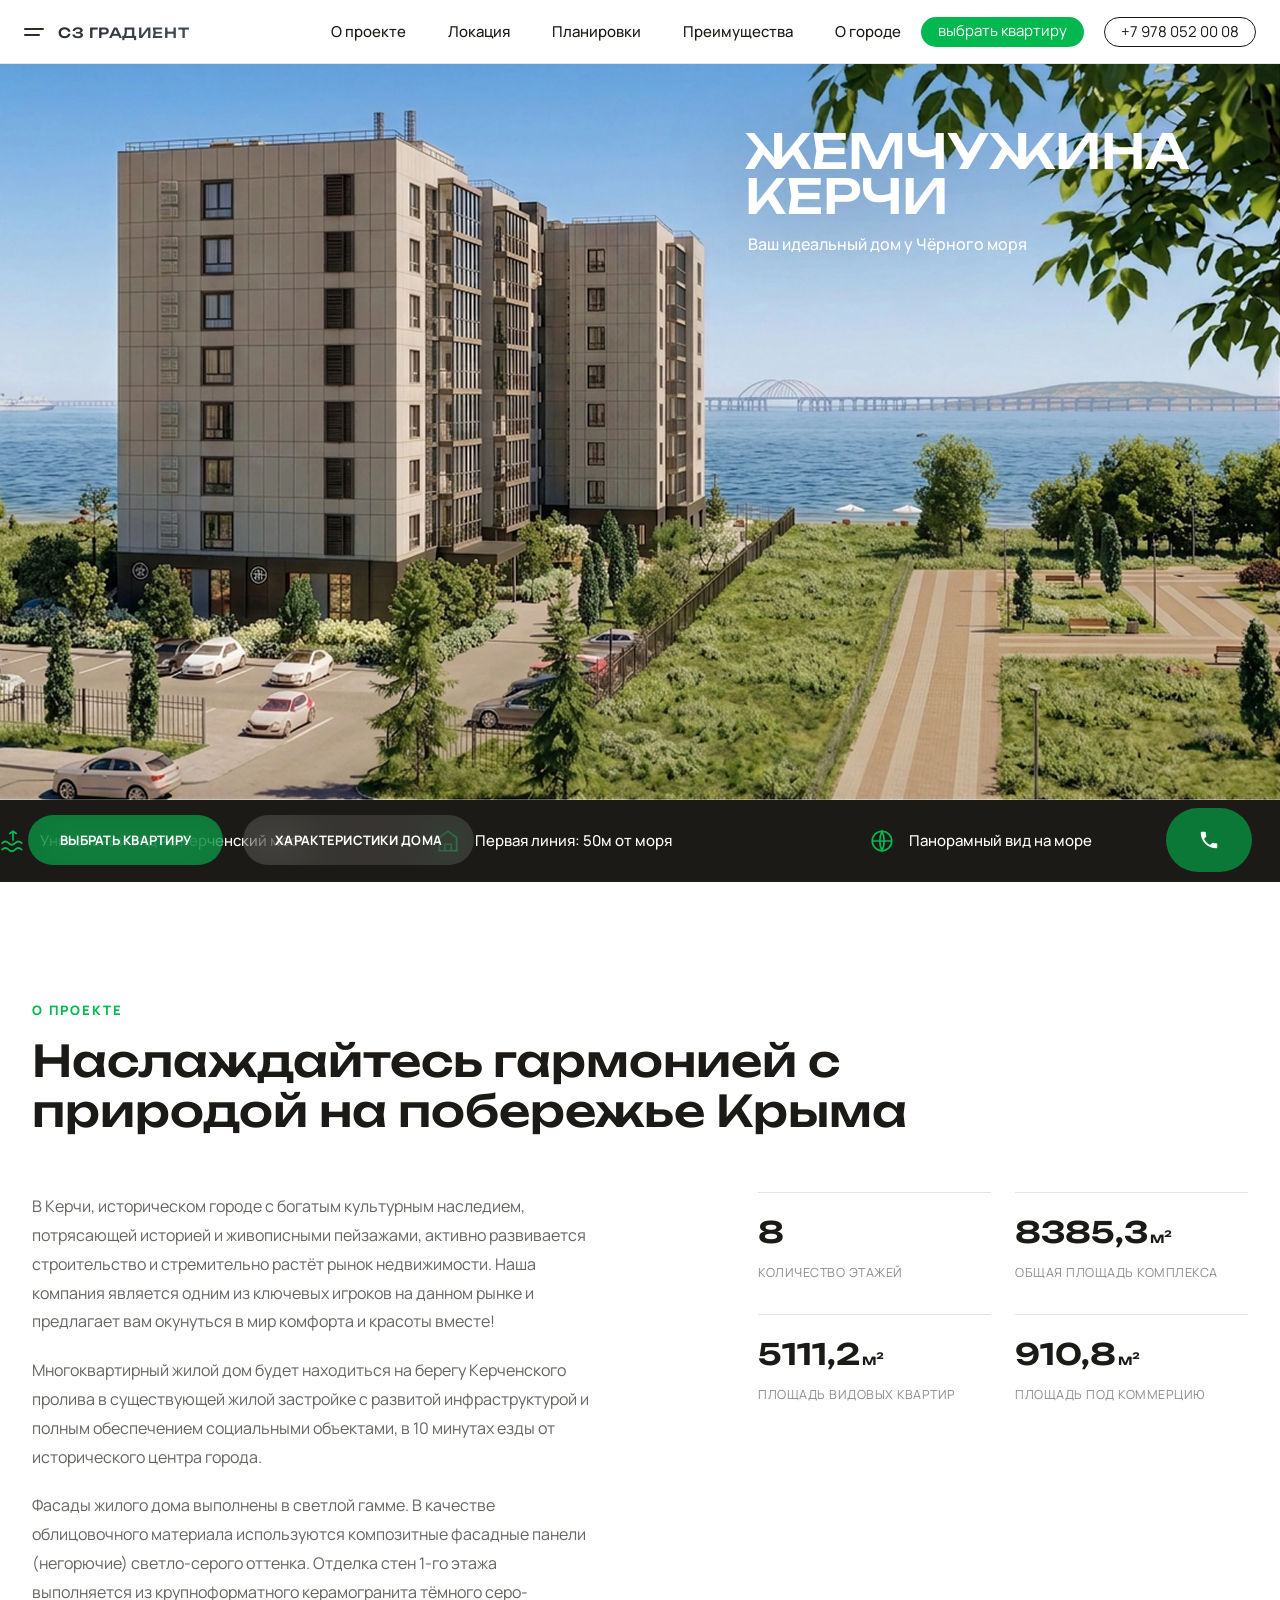
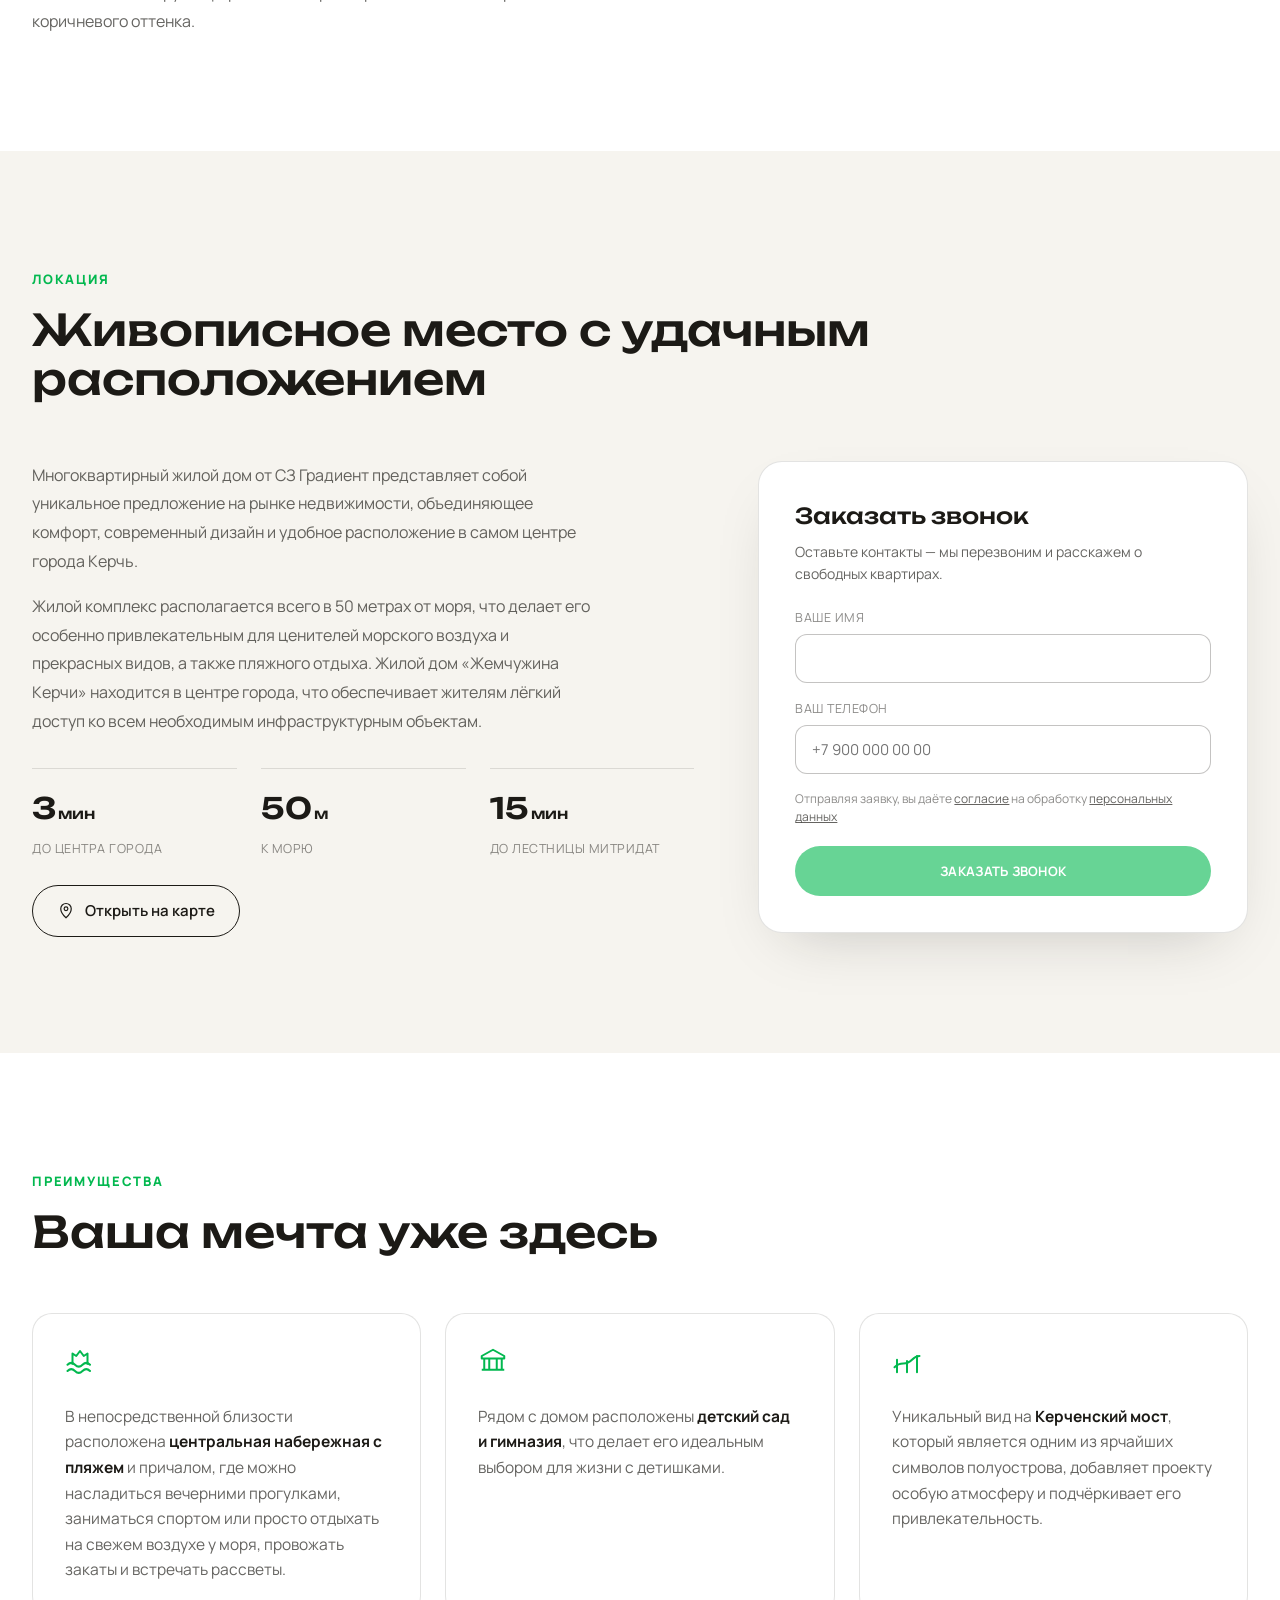
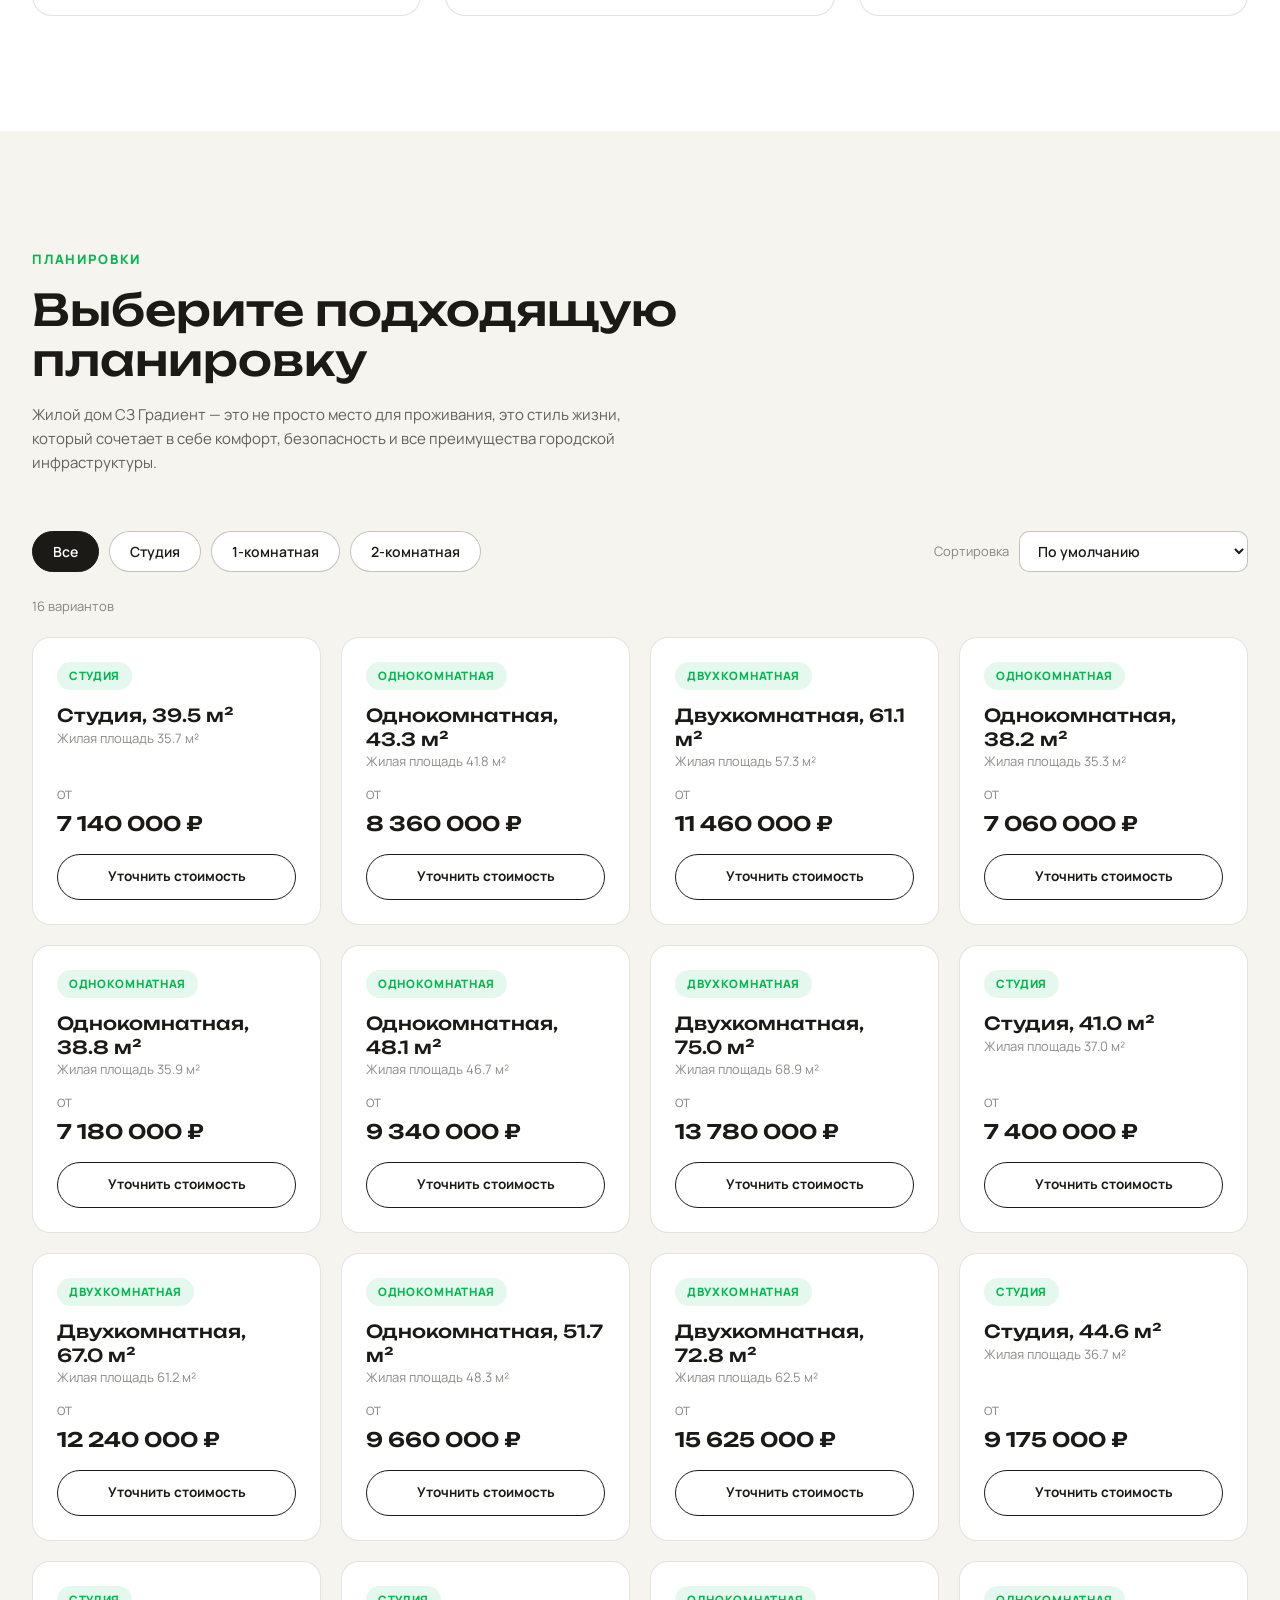
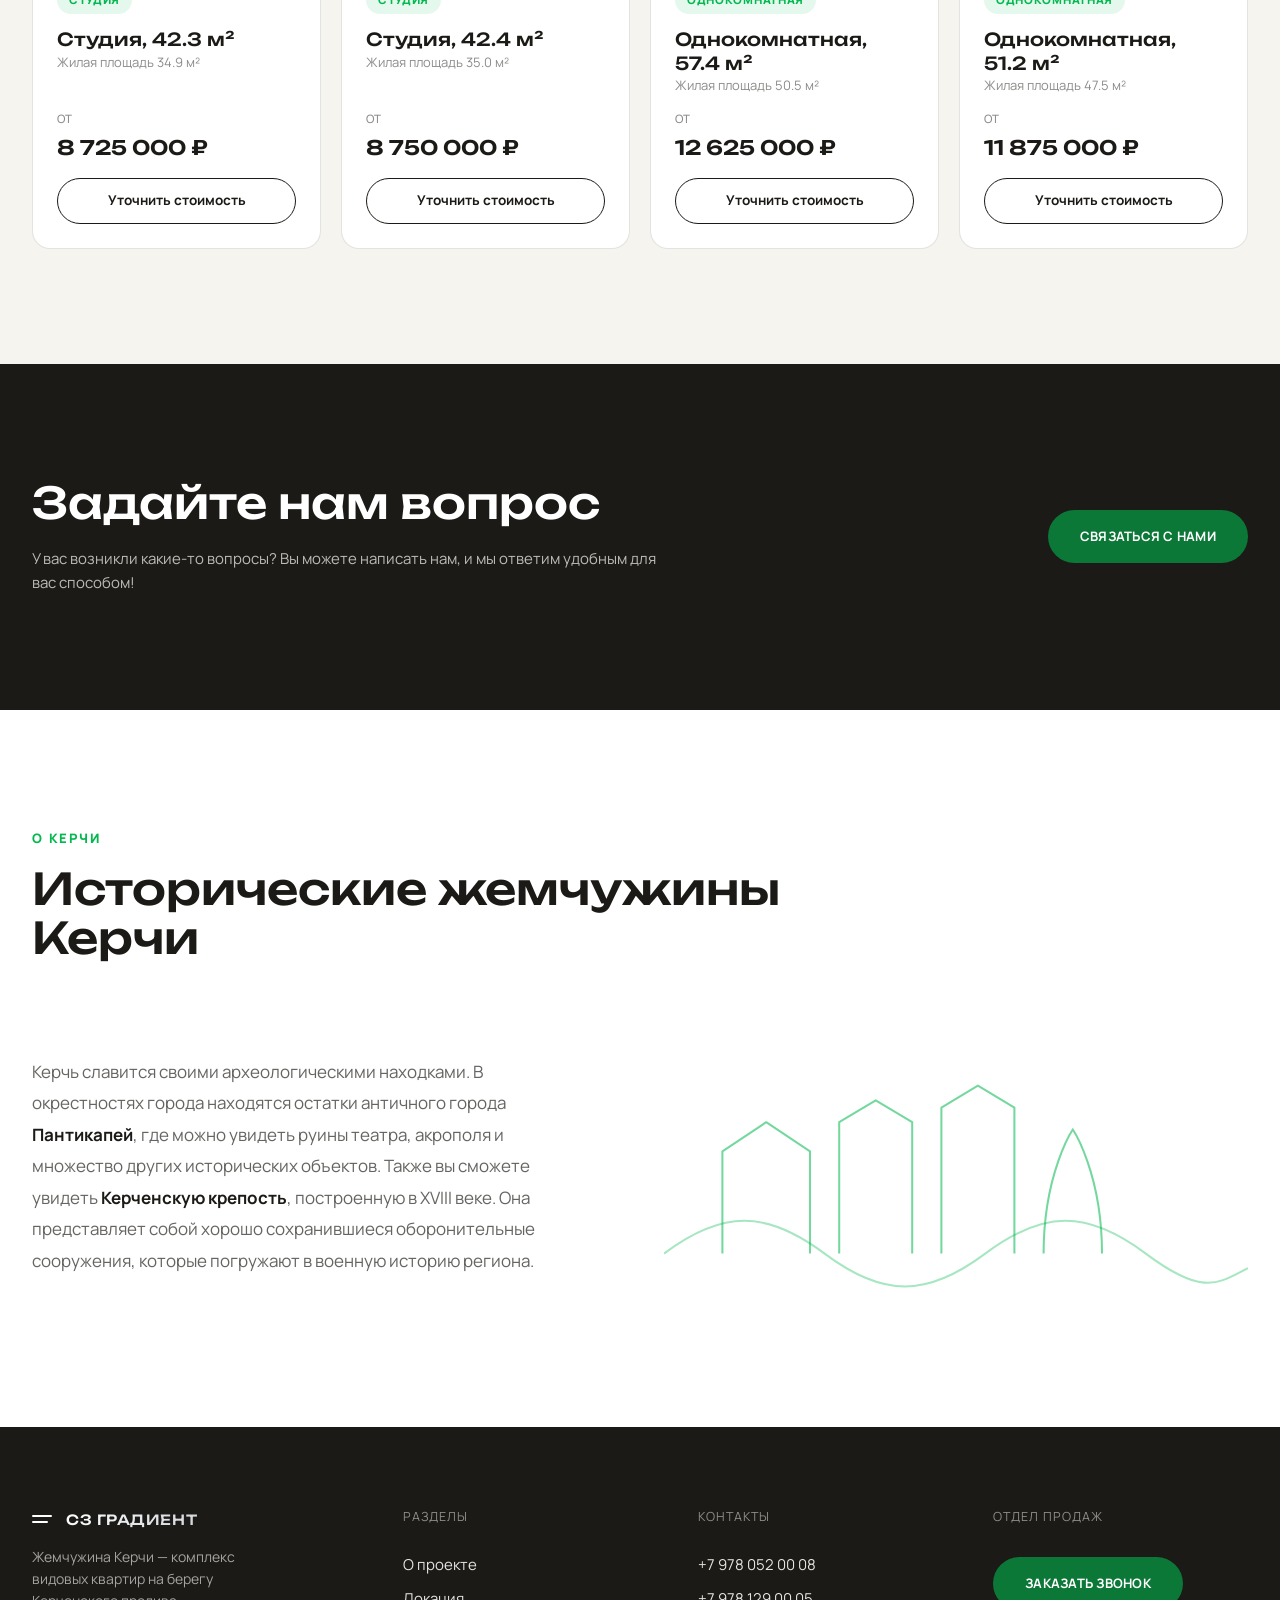
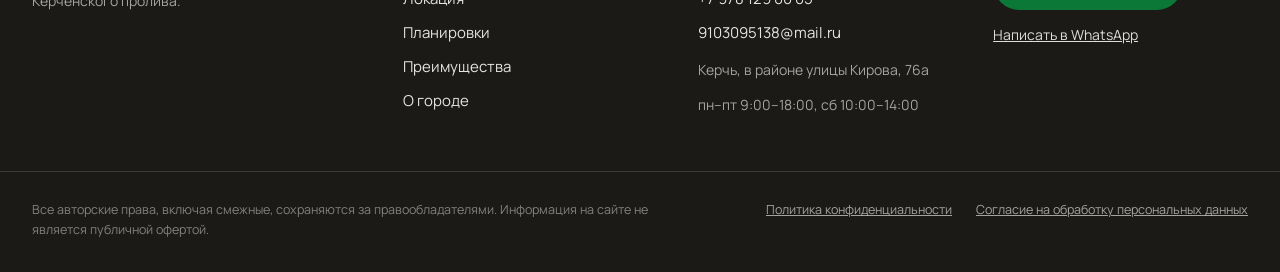
<file: sz-gradient/index.html>
<!DOCTYPE html>
<html lang="ru">
<head>
<meta charset="UTF-8">
<meta name="viewport" content="width=device-width, initial-scale=1.0">
<title>Жемчужина Керчи — СЗ Градиент</title>
<link rel="preconnect" href="https://fonts.googleapis.com">
<link rel="preconnect" href="https://fonts.gstatic.com" crossorigin>
<link href="https://fonts.googleapis.com/css2?family=Unbounded:wght@500;600&family=Manrope:wght@400;500;600;700;800&display=swap" rel="stylesheet">
<link rel="stylesheet" href="style.css?v=18">
</head>
<body>

<header class="site-header" id="siteHeader">
  <div class="container header-inner">
    <div class="header-left">
      <a href="./" class="logo">
        <span class="logo-icon" aria-hidden="true"><span></span><span></span></span>
        <span class="logo-text">СЗ Градиент</span>
      </a>
    </div>

    <nav class="main-menu">
      <a href="#o-proekte">О проекте</a>
      <a href="#lokatsiya">Локация</a>
      <a href="#planirovki">Планировки</a>
      <a href="#preimushchestva">Преимущества</a>
      <a href="#o-gorode">О городе</a>
    </nav>

    <div class="header-actions">
      <button class="btn-green" id="ctaHeaderBtn" type="button">выбрать квартиру</button>
      <a class="phone-pill" href="tel:+79780520008">+7 978 052 00 08</a>
    </div>
  </div>
</header>

<main>

  <!-- HERO — rebuilt from Figma frame "1920 new" (Page 2, node 1129:1121).
       Single static photo (hero-photo.webp, native 2198x1200 — the exact
       "image 33" asset), no animation on it at all. Only the headline block
       animates (soft fade + rise). Sized/positioned with vw units derived
       from the 1920px reference frame (left:-14.32vw top:0 width:114.48vw
       height:62.5vw) so it scales without distortion at any viewport width;
       .hero's own height is locked to 62.5vw (matches the photo's aspect
       ratio exactly), so everything positioned inside it via % stays
       proportional too. -->
  <section class="hero" id="hero">
    <img class="hero-photo" src="hero-photo.webp?v=4" alt="ЖК «Жемчужина Керчи» — вид на дом и Крымский мост">

    <div class="hero-headline-wrap">
      <h1 class="hero-headline"><span class="line-1">Жемчужина</span><span class="line-2">Керчи</span></h1>
      <p class="hero-caption">Ваш идеальный дом у Чёрного моря</p>
    </div>
  </section>

  <!-- USP strip — the three highlight lines sz-gradient.ru shows right under
       the hero photo. -->
  <section class="usp-strip">
    <div class="container usp-grid">
      <div class="usp-item">
        <svg class="usp-icon" width="26" height="26" viewBox="0 0 24 24" fill="none" aria-hidden="true"><path d="M2 20c2-2 4-2 6 0s4 2 6 0 4-2 6 0M2 14c2-2 4-2 6 0s4 2 6 0 4-2 6 0" stroke="currentColor" stroke-width="1.6" stroke-linecap="round"/><path d="M12 3v8M12 3l3 2M12 3 9 5" stroke="currentColor" stroke-width="1.6" stroke-linecap="round" stroke-linejoin="round"/></svg>
        <p>Уникальный вид на Керченский мост</p>
      </div>
      <div class="usp-item">
        <svg class="usp-icon" width="26" height="26" viewBox="0 0 24 24" fill="none" aria-hidden="true"><path d="M3 21h18M4 21V9l8-6 8 6v12M9 21v-6h6v6" stroke="currentColor" stroke-width="1.6" stroke-linejoin="round"/></svg>
        <p>Первая линия: 50м от моря</p>
      </div>
      <div class="usp-item">
        <svg class="usp-icon" width="26" height="26" viewBox="0 0 24 24" fill="none" aria-hidden="true"><circle cx="12" cy="12" r="9" stroke="currentColor" stroke-width="1.6"/><path d="M12 3a9 15 0 0 1 0 18 9 15 0 0 1 0-18ZM3 12h18" stroke="currentColor" stroke-width="1.6"/></svg>
        <p>Панорамный вид на море</p>
      </div>
    </div>
  </section>

  <!-- О проекте -->
  <section class="section" id="o-proekte">
    <div class="container">
      <div class="section-head">
        <p class="eyebrow">О проекте</p>
        <h2 class="section-title">Наслаждайтесь гармонией с природой на побережье Крыма</h2>
      </div>
      <div class="about-grid">
        <div class="about-text">
          <p>В Керчи, историческом городе с богатым культурным наследием, потрясающей историей и живописными пейзажами, активно развивается строительство и стремительно растёт рынок недвижимости. Наша компания является одним из ключевых игроков на данном рынке и предлагает вам окунуться в мир комфорта и красоты вместе!</p>
          <p>Многоквартирный жилой дом будет находиться на берегу Керченского пролива в существующей жилой застройке с развитой инфраструктурой и полным обеспечением социальными объектами, в 10 минутах езды от исторического центра города.</p>
          <p>Фасады жилого дома выполнены в светлой гамме. В качестве облицовочного материала используются композитные фасадные панели (негорючие) светло-серого оттенка. Отделка стен 1-го этажа выполняется из крупноформатного керамогранита тёмного серо-коричневого оттенка.</p>
        </div>
        <div class="stat-grid">
          <div class="stat-item"><span class="stat-number">8</span><span class="stat-label">Количество этажей</span></div>
          <div class="stat-item"><span class="stat-number">8385,3<i>м²</i></span><span class="stat-label">Общая площадь комплекса</span></div>
          <div class="stat-item"><span class="stat-number">5111,2<i>м²</i></span><span class="stat-label">Площадь видовых квартир</span></div>
          <div class="stat-item"><span class="stat-number">910,8<i>м²</i></span><span class="stat-label">Площадь под коммерцию</span></div>
        </div>
      </div>
    </div>
  </section>

  <!-- Локация -->
  <section class="section section-alt" id="lokatsiya">
    <div class="container">
      <div class="section-head">
        <p class="eyebrow">Локация</p>
        <h2 class="section-title">Живописное место с удачным расположением</h2>
      </div>
      <div class="location-grid">
        <div class="location-text">
          <p>Многоквартирный жилой дом от СЗ Градиент представляет собой уникальное предложение на рынке недвижимости, объединяющее комфорт, современный дизайн и удобное расположение в самом центре города Керчь.</p>
          <p>Жилой комплекс располагается всего в 50 метрах от моря, что делает его особенно привлекательным для ценителей морского воздуха и прекрасных видов, а также пляжного отдыха. Жилой дом «Жемчужина Керчи» находится в центре города, что обеспечивает жителям лёгкий доступ ко всем необходимым инфраструктурным объектам.</p>
          <div class="stat-grid stat-grid-3">
            <div class="stat-item"><span class="stat-number">3<i>мин</i></span><span class="stat-label">До центра города</span></div>
            <div class="stat-item"><span class="stat-number">50<i>м</i></span><span class="stat-label">К морю</span></div>
            <div class="stat-item"><span class="stat-number">15<i>мин</i></span><span class="stat-label">До лестницы Митридат</span></div>
          </div>
          <a class="btn-pill-outline" href="https://yandex.ru/maps/-/CDx26Rz0" target="_blank" rel="noopener">
            <svg width="18" height="18" viewBox="0 0 24 24" fill="none" aria-hidden="true"><path d="M12 21s7-6.1 7-12a7 7 0 1 0-14 0c0 5.9 7 12 7 12Z" stroke="currentColor" stroke-width="1.6"/><circle cx="12" cy="9" r="2.5" stroke="currentColor" stroke-width="1.6"/></svg>
            Открыть на карте
          </a>
        </div>

        <form class="lead-form" id="leadForm">
          <p class="lead-form-title">Заказать звонок</p>
          <p class="lead-form-sub">Оставьте контакты — мы перезвоним и расскажем о свободных квартирах.</p>
          <label class="lead-field">
            <span>Ваше имя</span>
            <input type="text" name="name" autocomplete="name" required>
          </label>
          <label class="lead-field">
            <span>Ваш телефон</span>
            <input type="tel" name="phone" autocomplete="tel" required placeholder="+7 900 000 00 00">
          </label>
          <p class="lead-consent">Отправляя заявку, вы даёте <a href="consent-pd.html" target="_blank">согласие</a> на обработку <a href="privacy-policy.html" target="_blank">персональных данных</a></p>
          <button class="btn-pill-green lead-submit" type="submit">Заказать звонок</button>
          <p class="lead-thanks" role="status" hidden>Спасибо! Мы перезвоним в ближайшее время.</p>
        </form>
      </div>
    </div>
  </section>

  <!-- Преимущества -->
  <section class="section" id="preimushchestva">
    <div class="container">
      <div class="section-head">
        <p class="eyebrow">Преимущества</p>
        <h2 class="section-title">Ваша мечта уже здесь</h2>
      </div>
      <div class="advantages-grid">
        <div class="advantage-card">
          <svg class="advantage-icon" width="30" height="30" viewBox="0 0 24 24" fill="none" aria-hidden="true"><path d="M2 20c2-2 4-2 6 0s4 2 6 0 4-2 6 0M2 15c2-2 4-2 6 0s4 2 6 0 4-2 6 0" stroke="currentColor" stroke-width="1.6" stroke-linecap="round"/><path d="M6 15V6l3 2 3-4 3 4 3-2v9" stroke="currentColor" stroke-width="1.6" stroke-linejoin="round"/></svg>
          <p>В непосредственной близости расположена <strong>центральная набережная с пляжем</strong> и причалом, где можно насладиться вечерними прогулками, заниматься спортом или просто отдыхать на свежем воздухе у моря, провожать закаты и встречать рассветы.</p>
        </div>
        <div class="advantage-card">
          <svg class="advantage-icon" width="30" height="30" viewBox="0 0 24 24" fill="none" aria-hidden="true"><path d="M12 3 3 8v2h18V8l-9-5Z" stroke="currentColor" stroke-width="1.6" stroke-linejoin="round"/><path d="M5 10v9M19 10v9M9 10v9M15 10v9M3 19h18" stroke="currentColor" stroke-width="1.6"/></svg>
          <p>Рядом с домом расположены <strong>детский сад и гимназия</strong>, что делает его идеальным выбором для жизни с детишками.</p>
        </div>
        <div class="advantage-card">
          <svg class="advantage-icon" width="30" height="30" viewBox="0 0 24 24" fill="none" aria-hidden="true"><path d="M2 17c3-3 5-3 7-3s4 0 7-3 6-3 6-3" stroke="currentColor" stroke-width="1.6" stroke-linecap="round"/><path d="M4 21V11M20 21V8M12 21v-9" stroke="currentColor" stroke-width="1.6" stroke-linecap="round"/></svg>
          <p>Уникальный вид на <strong>Керченский мост</strong>, который является одним из ярчайших символов полуострова, добавляет проекту особую атмосферу и подчёркивает его привлекательность.</p>
        </div>
      </div>
    </div>
  </section>

  <!-- Планировки — twelve.ru-style filterable apartment picker -->
  <section class="section section-alt" id="planirovki">
    <div class="container">
      <div class="section-head">
        <p class="eyebrow">Планировки</p>
        <h2 class="section-title">Выберите подходящую планировку</h2>
        <p class="section-lede">Жилой дом СЗ Градиент — это не просто место для проживания, это стиль жизни, который сочетает в себе комфорт, безопасность и все преимущества городской инфраструктуры.</p>
      </div>

      <div class="picker-bar">
        <div class="picker-filters" role="group" aria-label="Фильтр по комнатности">
          <button class="picker-chip is-active" data-rooms="all" type="button">Все</button>
          <button class="picker-chip" data-rooms="Студия" type="button">Студия</button>
          <button class="picker-chip" data-rooms="Однокомнатная" type="button">1-комнатная</button>
          <button class="picker-chip" data-rooms="Двухкомнатная" type="button">2-комнатная</button>
        </div>
        <label class="picker-sort">
          <span>Сортировка</span>
          <select id="pickerSort">
            <option value="default">По умолчанию</option>
            <option value="price-asc">Цена по возрастанию</option>
            <option value="price-desc">Цена по убыванию</option>
            <option value="area-asc">Площадь по возрастанию</option>
            <option value="area-desc">Площадь по убыванию</option>
          </select>
        </label>
      </div>

      <p class="picker-count" id="pickerCount">16 вариантов</p>

      <div class="picker-grid" id="pickerGrid"><!-- filled by script.js from APARTMENTS --></div>
      <p class="picker-empty" id="pickerEmpty" hidden>По вашему запросу ничего не найдено</p>
    </div>
  </section>

  <!-- callback teaser (sz-gradient's "Задайте нам вопрос" block) -->
  <section class="section callback-teaser">
    <div class="container callback-teaser-inner">
      <div>
        <h2 class="section-title">Задайте нам вопрос</h2>
        <p class="section-lede">У вас возникли какие-то вопросы? Вы можете написать нам, и мы ответим удобным для вас способом!</p>
      </div>
      <a class="btn-pill-green" href="#lokatsiya">Связаться с нами</a>
    </div>
  </section>

  <!-- О городе -->
  <section class="section" id="o-gorode">
    <div class="container">
      <div class="section-head">
        <p class="eyebrow">О Керчи</p>
        <h2 class="section-title">Исторические жемчужины Керчи</h2>
      </div>
      <div class="city-grid">
        <p class="city-text">Керчь славится своими археологическими находками. В окрестностях города находятся остатки античного города <strong>Пантикапей</strong>, где можно увидеть руины театра, акрополя и множество других исторических объектов. Также вы сможете увидеть <strong>Керченскую крепость</strong>, построенную в XVIII веке. Она представляет собой хорошо сохранившиеся оборонительные сооружения, которые погружают в военную историю региона.</p>
        <svg class="city-deco" viewBox="0 0 400 200" fill="none" aria-hidden="true">
          <path d="M0 160c40-30 70-30 110 0s70 30 110 0 70-30 110 0 50 20 70 10" stroke="currentColor" stroke-width="1.4" opacity=".35"/>
          <path d="M40 160V90l30-20 30 20v70M120 160V70l25-15 25 15v90M190 160V60l25-15 25 15v100" stroke="currentColor" stroke-width="1.4" opacity=".55" stroke-linejoin="round"/>
          <path d="M260 160c0-55 20-85 20-85s20 30 20 85" stroke="currentColor" stroke-width="1.4" opacity=".55"/>
        </svg>
      </div>
    </div>
  </section>

</main>

<footer class="site-footer">
  <div class="container footer-grid">
    <div class="footer-col footer-brand">
      <a href="./" class="logo">
        <span class="logo-icon" aria-hidden="true"><span></span><span></span></span>
        <span class="logo-text">СЗ Градиент</span>
      </a>
      <p class="footer-note">Жемчужина Керчи — комплекс видовых квартир на берегу Керченского пролива.</p>
    </div>

    <nav class="footer-col footer-nav" aria-label="Разделы">
      <p class="footer-col-title">Разделы</p>
      <a href="#o-proekte">О проекте</a>
      <a href="#lokatsiya">Локация</a>
      <a href="#planirovki">Планировки</a>
      <a href="#preimushchestva">Преимущества</a>
      <a href="#o-gorode">О городе</a>
    </nav>

    <div class="footer-col footer-contacts">
      <p class="footer-col-title">Контакты</p>
      <a href="tel:+79780520008">+7 978 052 00 08</a>
      <a href="tel:+79781290005">+7 978 129 00 05</a>
      <a href="mailto:9103095138@mail.ru">9103095138@mail.ru</a>
      <p class="footer-address">Керчь, в районе улицы Кирова, 76а</p>
      <p class="footer-hours">пн–пт 9:00–18:00, сб 10:00–14:00</p>
    </div>

    <div class="footer-col footer-cta">
      <p class="footer-col-title">Отдел продаж</p>
      <a class="btn-pill-green" href="#lokatsiya">Заказать звонок</a>
      <a class="footer-whatsapp" href="https://wa.me/79780520008" target="_blank" rel="noopener">Написать в WhatsApp</a>
    </div>
  </div>

  <div class="container footer-legal">
    <p>Все авторские права, включая смежные, сохраняются за правообладателями. Информация на сайте не является публичной офертой.</p>
    <div class="footer-legal-links">
      <a href="privacy-policy.html">Политика конфиденциальности</a>
      <a href="consent-pd.html">Согласие на обработку персональных данных</a>
    </div>
  </div>
</footer>

<!-- Fixed CTA bar — stays in the same spot on screen regardless of scroll,
     per spec ("должны быть всегда в одном и том же месте даже при скролле").
     Lives outside <main> as a direct <body> child so `position: fixed` is
     always relative to the viewport. -->
<div class="fixed-cta-bar">
  <div class="hero-ctas">
    <button class="btn-pill-green" id="ctaHeroBtn" type="button">Выбрать квартиру</button>
    <button class="btn-pill-glass" id="ctaSpecsBtn" type="button">Характеристики дома</button>
  </div>
  <a class="phone-fab" href="tel:+79780520008" aria-label="Позвонить">
    <svg width="22" height="22" viewBox="0 0 24 24" aria-hidden="true">
      <path d="M6.62 10.79a15.05 15.05 0 0 0 6.59 6.59l2.2-2.2a1 1 0 0 1 1.01-.24c1.12.37 2.33.57 3.58.57a1 1 0 0 1 1 1V20a1 1 0 0 1-1 1C10.61 21 3 13.39 3 4a1 1 0 0 1 1-1h3.5a1 1 0 0 1 1 1c0 1.25.2 2.46.57 3.58a1 1 0 0 1-.25 1.01l-2.2 2.2Z" fill="#fff"/>
    </svg>
  </a>
</div>

<script src="script.js?v=13"></script>
</body>
</html>
</file>
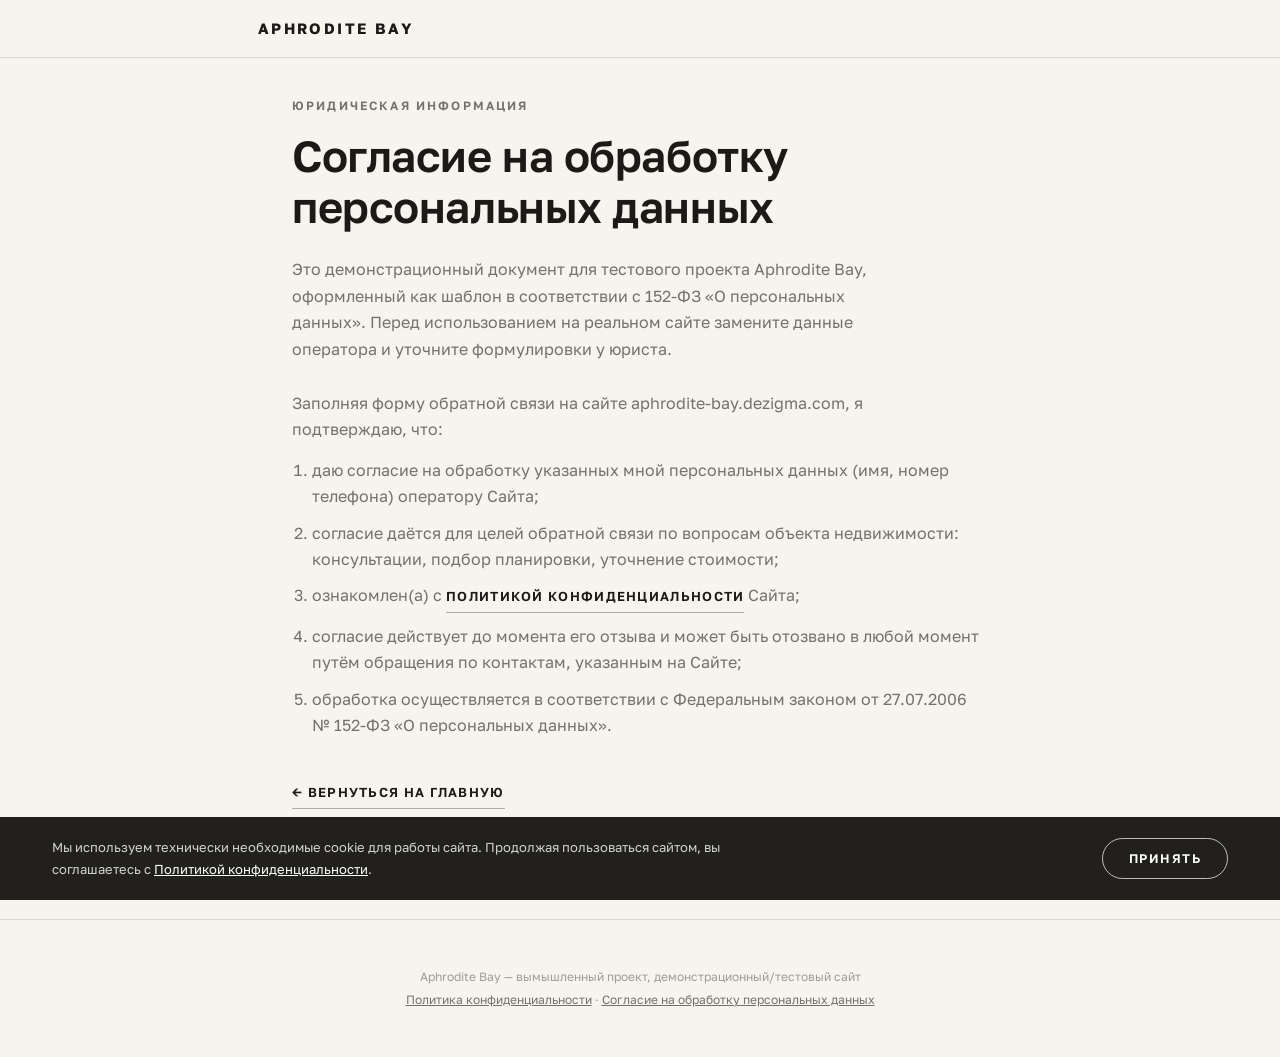
<file: aphrodite-bay/consent-pd.html>
<!DOCTYPE html>
<html lang="ru">
<head>
<meta charset="UTF-8">
<meta name="viewport" content="width=device-width, initial-scale=1.0">
<title>Согласие на обработку персональных данных — Aphrodite Bay</title>
<link rel="preconnect" href="https://fonts.googleapis.com">
<link rel="preconnect" href="https://fonts.gstatic.com" crossorigin>
<link href="https://fonts.googleapis.com/css2?family=Golos+Text:wght@400;500;600;700;800;900&display=swap" rel="stylesheet">
<link rel="stylesheet" href="style.css?v=4">
</head>
<body>

<header class="site-header scrolled" id="siteHeader">
  <div class="container header-inner">
    <a href="./" class="logo">Aphrodite Bay</a>
    <nav class="main-nav" id="mainNav">
      <a href="./">На главную</a>
    </nav>
  </div>
</header>

<main>
  <section class="section legal-page">
    <div class="container" style="max-width:760px;">

      <p class="eyebrow">Юридическая информация</p>
      <h1 style="font-size:clamp(28px,3.4vw,44px); line-height:1.18; margin-bottom:24px;">Согласие на обработку персональных данных</h1>

      <p style="color:var(--ink-muted); margin-bottom:28px;">
        Это демонстрационный документ для тестового проекта Aphrodite Bay, оформленный как шаблон
        в соответствии с 152-ФЗ «О персональных данных». Перед использованием на реальном сайте
        замените данные оператора и уточните формулировки у юриста.
      </p>

      <p>Заполняя форму обратной связи на сайте aphrodite-bay.dezigma.com, я подтверждаю, что:</p>

      <ol style="color:var(--ink-muted); padding-left:20px; margin-bottom:20px;">
        <li style="margin-bottom:10px;">даю согласие на обработку указанных мной персональных данных (имя, номер телефона) оператору Сайта;</li>
        <li style="margin-bottom:10px;">согласие даётся для целей обратной связи по вопросам объекта недвижимости: консультации, подбор планировки, уточнение стоимости;</li>
        <li style="margin-bottom:10px;">ознакомлен(а) с <a class="text-link" href="privacy-policy.html">Политикой конфиденциальности</a> Сайта;</li>
        <li style="margin-bottom:10px;">согласие действует до момента его отзыва и может быть отозвано в любой момент путём обращения по контактам, указанным на Сайте;</li>
        <li style="margin-bottom:10px;">обработка осуществляется в соответствии с Федеральным законом от 27.07.2006 № 152-ФЗ «О персональных данных».</li>
      </ol>

      <p style="margin-top:40px;"><a class="text-link" href="./">← Вернуться на главную</a></p>

    </div>
  </section>
</main>

<footer class="site-footer">
  <div class="container footer-inner">
    <p>Aphrodite Bay — вымышленный проект, демонстрационный/тестовый сайт</p>
    <p><a href="privacy-policy.html">Политика конфиденциальности</a> · <a href="consent-pd.html">Согласие на обработку персональных данных</a></p>
  </div>
</footer>

<div class="cookie-banner" id="cookieBanner" hidden>
  <div class="container cookie-banner-inner">
    <p>Мы используем технически необходимые cookie для работы сайта. Продолжая пользоваться сайтом, вы соглашаетесь с <a href="privacy-policy.html" target="_blank" rel="noopener">Политикой конфиденциальности</a>.</p>
    <button class="btn-line" id="cookieAcceptBtn" type="button">Принять</button>
  </div>
</div>
<script src="cookie-consent.js"></script>
</body>
</html>
</file>
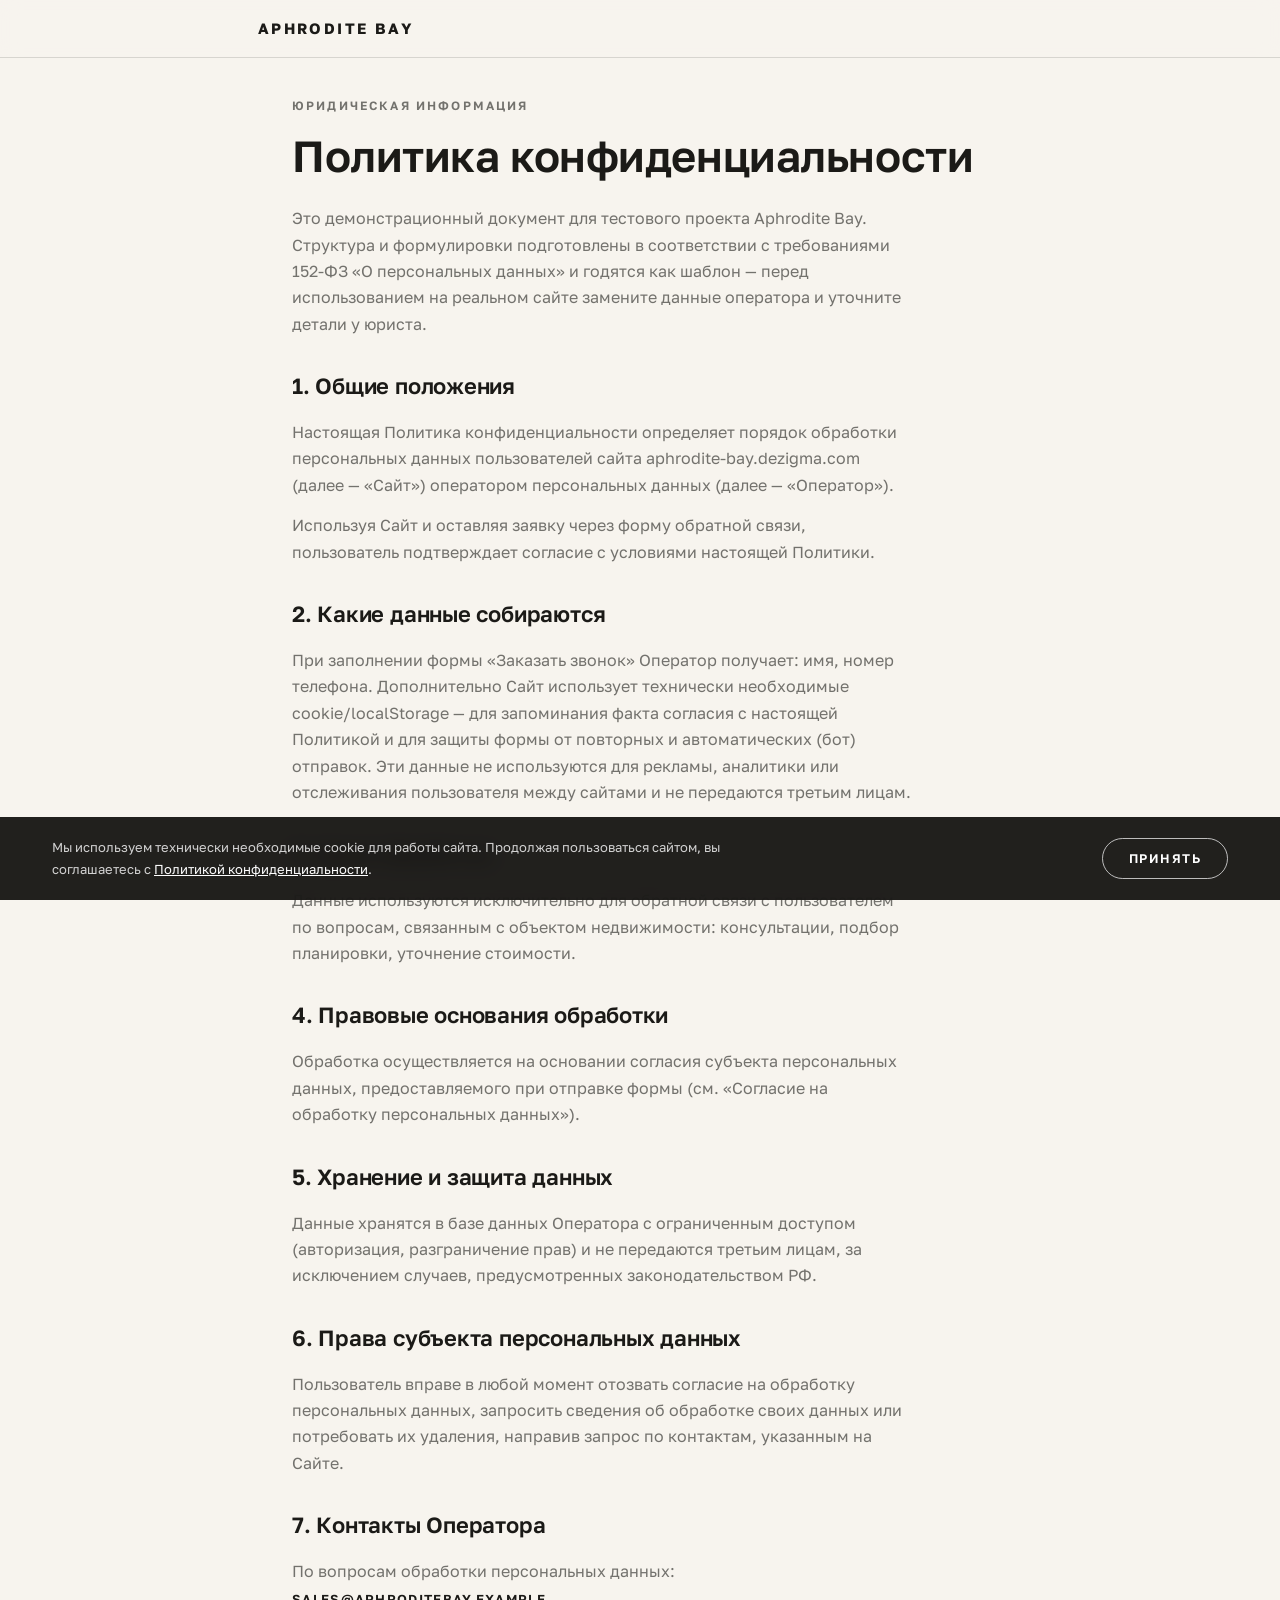
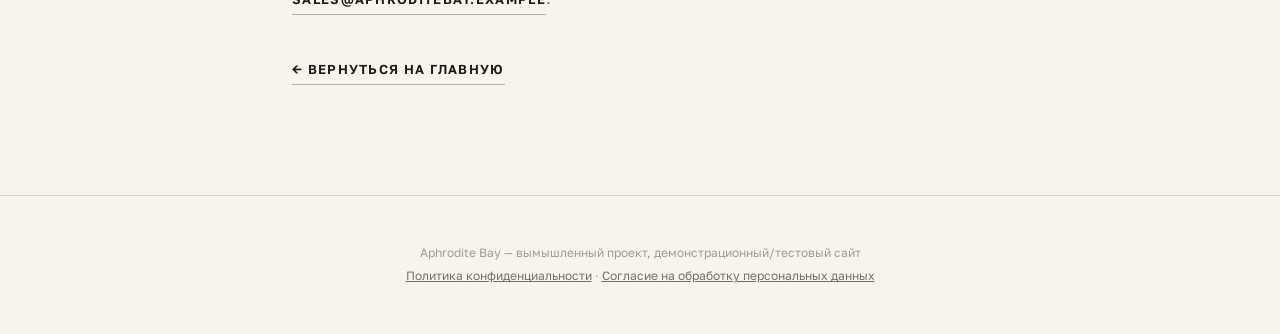
<file: aphrodite-bay/privacy-policy.html>
<!DOCTYPE html>
<html lang="ru">
<head>
<meta charset="UTF-8">
<meta name="viewport" content="width=device-width, initial-scale=1.0">
<title>Политика конфиденциальности — Aphrodite Bay</title>
<link rel="preconnect" href="https://fonts.googleapis.com">
<link rel="preconnect" href="https://fonts.gstatic.com" crossorigin>
<link href="https://fonts.googleapis.com/css2?family=Golos+Text:wght@400;500;600;700;800;900&display=swap" rel="stylesheet">
<link rel="stylesheet" href="style.css?v=4">
</head>
<body>

<header class="site-header scrolled" id="siteHeader">
  <div class="container header-inner">
    <a href="./" class="logo">Aphrodite Bay</a>
    <nav class="main-nav" id="mainNav">
      <a href="./">На главную</a>
    </nav>
  </div>
</header>

<main>
  <section class="section legal-page">
    <div class="container" style="max-width:760px;">

      <p class="eyebrow">Юридическая информация</p>
      <h1 style="font-size:clamp(28px,3.4vw,44px); line-height:1.18; margin-bottom:24px;">Политика конфиденциальности</h1>

      <p style="color:var(--ink-muted); margin-bottom:28px;">
        Это демонстрационный документ для тестового проекта Aphrodite Bay. Структура и формулировки
        подготовлены в соответствии с требованиями 152-ФЗ «О персональных данных» и годятся как шаблон —
        перед использованием на реальном сайте замените данные оператора и уточните детали у юриста.
      </p>

      <h2 style="font-size:22px; margin-top:36px;">1. Общие положения</h2>
      <p>Настоящая Политика конфиденциальности определяет порядок обработки персональных данных пользователей сайта aphrodite-bay.dezigma.com (далее — «Сайт») оператором персональных данных (далее — «Оператор»).</p>
      <p>Используя Сайт и оставляя заявку через форму обратной связи, пользователь подтверждает согласие с условиями настоящей Политики.</p>

      <h2 style="font-size:22px; margin-top:36px;">2. Какие данные собираются</h2>
      <p>При заполнении формы «Заказать звонок» Оператор получает: имя, номер телефона. Дополнительно Сайт использует технически необходимые cookie/localStorage — для запоминания факта согласия с настоящей Политикой и для защиты формы от повторных и автоматических (бот) отправок. Эти данные не используются для рекламы, аналитики или отслеживания пользователя между сайтами и не передаются третьим лицам.</p>

      <h2 style="font-size:22px; margin-top:36px;">3. Цели обработки</h2>
      <p>Данные используются исключительно для обратной связи с пользователем по вопросам, связанным с объектом недвижимости: консультации, подбор планировки, уточнение стоимости.</p>

      <h2 style="font-size:22px; margin-top:36px;">4. Правовые основания обработки</h2>
      <p>Обработка осуществляется на основании согласия субъекта персональных данных, предоставляемого при отправке формы (см. «Согласие на обработку персональных данных»).</p>

      <h2 style="font-size:22px; margin-top:36px;">5. Хранение и защита данных</h2>
      <p>Данные хранятся в базе данных Оператора с ограниченным доступом (авторизация, разграничение прав) и не передаются третьим лицам, за исключением случаев, предусмотренных законодательством РФ.</p>

      <h2 style="font-size:22px; margin-top:36px;">6. Права субъекта персональных данных</h2>
      <p>Пользователь вправе в любой момент отозвать согласие на обработку персональных данных, запросить сведения об обработке своих данных или потребовать их удаления, направив запрос по контактам, указанным на Сайте.</p>

      <h2 style="font-size:22px; margin-top:36px;">7. Контакты Оператора</h2>
      <p>По вопросам обработки персональных данных: <a class="text-link" href="mailto:sales@aphroditebay.example">sales@aphroditebay.example</a>.</p>

      <p style="margin-top:40px;"><a class="text-link" href="./">← Вернуться на главную</a></p>

    </div>
  </section>
</main>

<footer class="site-footer">
  <div class="container footer-inner">
    <p>Aphrodite Bay — вымышленный проект, демонстрационный/тестовый сайт</p>
    <p><a href="privacy-policy.html">Политика конфиденциальности</a> · <a href="consent-pd.html">Согласие на обработку персональных данных</a></p>
  </div>
</footer>

<div class="cookie-banner" id="cookieBanner" hidden>
  <div class="container cookie-banner-inner">
    <p>Мы используем технически необходимые cookie для работы сайта. Продолжая пользоваться сайтом, вы соглашаетесь с <a href="privacy-policy.html" target="_blank" rel="noopener">Политикой конфиденциальности</a>.</p>
    <button class="btn-line" id="cookieAcceptBtn" type="button">Принять</button>
  </div>
</div>
<script src="cookie-consent.js"></script>
</body>
</html>
</file>
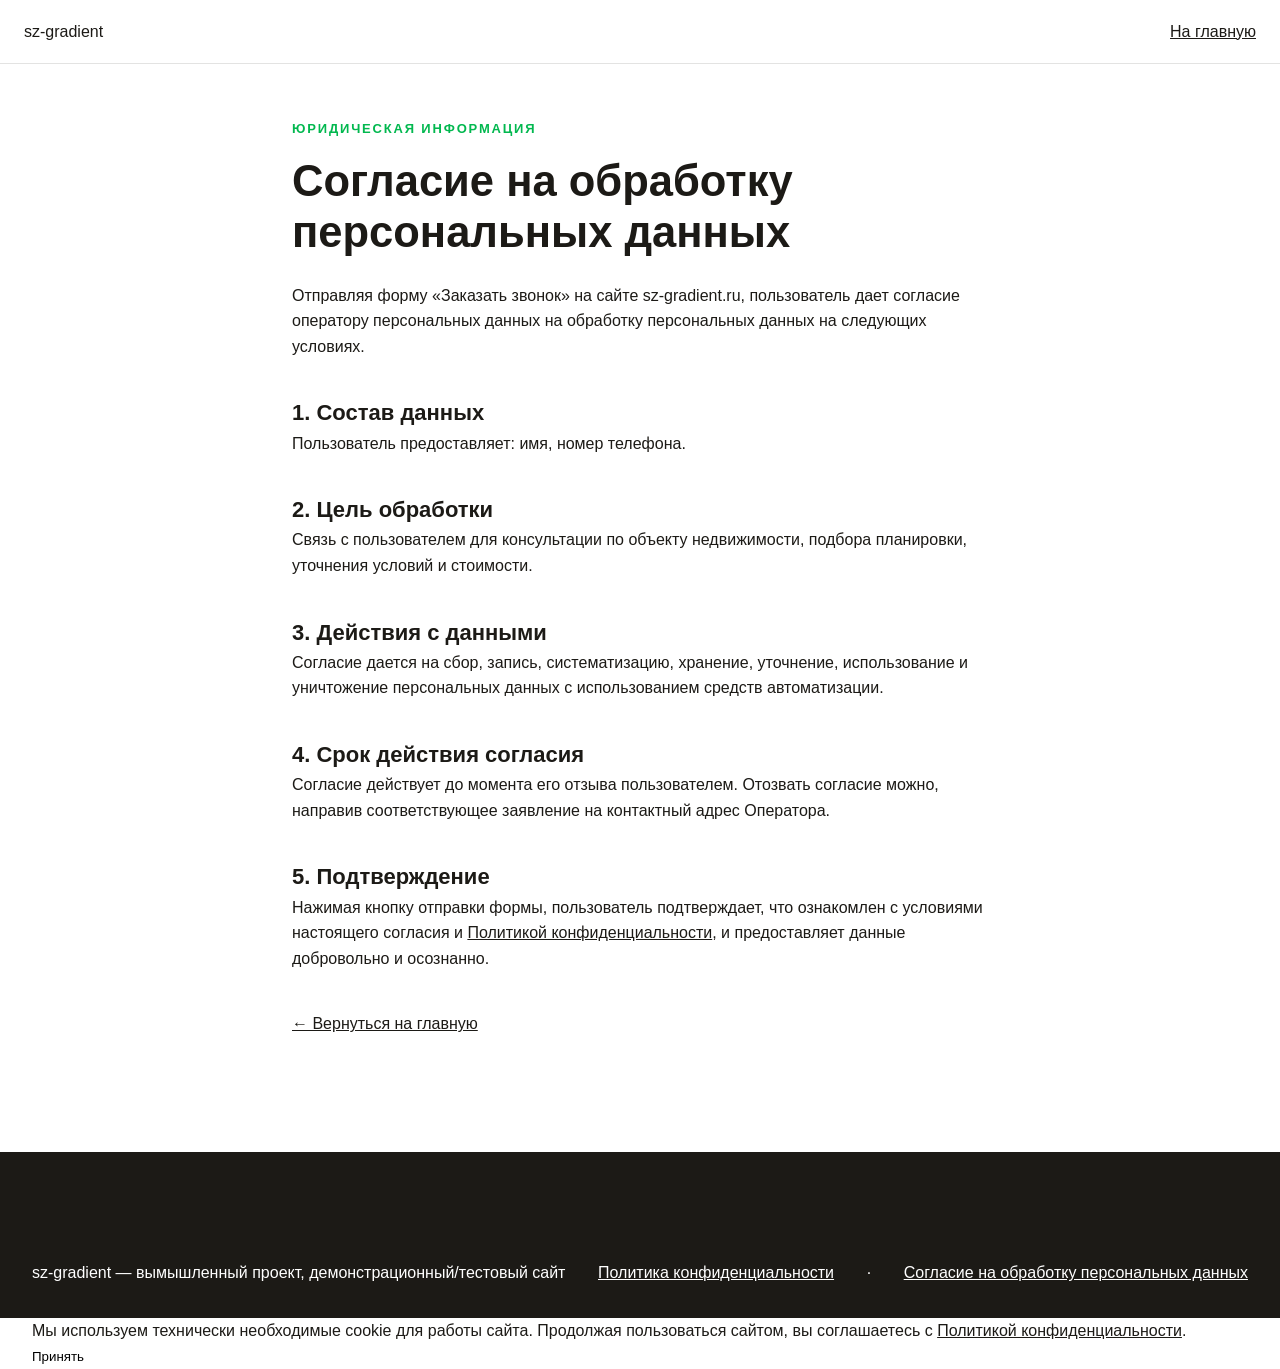
<file: sz-gradient/consent-pd.html>
<!DOCTYPE html>
<html lang="ru">
<head>
<meta charset="UTF-8">
<meta name="viewport" content="width=device-width, initial-scale=1.0">
<title>Согласие на обработку персональных данных — sz-gradient</title>
<link rel="stylesheet" href="style.css?v=3">
</head>
<body>

<header class="site-header scrolled" id="siteHeader">
  <div class="container header-inner" style="grid-template-columns: 1fr auto;">
    <a href="./" class="logo">sz-gradient</a>
    <nav style="justify-self:end;">
      <a href="./" class="text-link">На главную</a>
    </nav>
  </div>
</header>

<main>
  <section class="section">
    <div class="container" style="max-width:760px;">

      <p class="eyebrow">Юридическая информация</p>
      <h1 style="font-size:clamp(28px,3.4vw,44px); line-height:1.18; margin-bottom:24px;">Согласие на обработку персональных данных</h1>

      <p style="color:var(--ink-muted); margin-bottom:28px;">
        Отправляя форму «Заказать звонок» на сайте sz-gradient.ru, пользователь дает согласие
        оператору персональных данных на обработку персональных данных на следующих условиях.
      </p>

      <h2 style="font-size:22px; margin-top:36px;">1. Состав данных</h2>
      <p>Пользователь предоставляет: имя, номер телефона.</p>

      <h2 style="font-size:22px; margin-top:36px;">2. Цель обработки</h2>
      <p>Связь с пользователем для консультации по объекту недвижимости, подбора планировки, уточнения условий и стоимости.</p>

      <h2 style="font-size:22px; margin-top:36px;">3. Действия с данными</h2>
      <p>Согласие дается на сбор, запись, систематизацию, хранение, уточнение, использование и уничтожение персональных данных с использованием средств автоматизации.</p>

      <h2 style="font-size:22px; margin-top:36px;">4. Срок действия согласия</h2>
      <p>Согласие действует до момента его отзыва пользователем. Отозвать согласие можно, направив соответствующее заявление на контактный адрес Оператора.</p>

      <h2 style="font-size:22px; margin-top:36px;">5. Подтверждение</h2>
      <p>Нажимая кнопку отправки формы, пользователь подтверждает, что ознакомлен с условиями настоящего согласия и <a class="text-link" href="privacy-policy.html">Политикой конфиденциальности</a>, и предоставляет данные добровольно и осознанно.</p>

      <p style="margin-top:40px;"><a class="text-link" href="./">← Вернуться на главную</a></p>

    </div>
  </section>
</main>

<footer class="site-footer">
  <div class="container footer-inner">
    <p class="footer-legal">sz-gradient — вымышленный проект, демонстрационный/тестовый сайт<br><a href="privacy-policy.html">Политика конфиденциальности</a> · <a href="consent-pd.html">Согласие на обработку персональных данных</a></p>
  </div>
</footer>

<div class="cookie-banner" id="cookieBanner" hidden>
  <div class="container cookie-banner-inner">
    <p>Мы используем технически необходимые cookie для работы сайта. Продолжая пользоваться сайтом, вы соглашаетесь с <a href="privacy-policy.html" target="_blank" rel="noopener">Политикой конфиденциальности</a>.</p>
    <button class="btn-line" id="cookieAcceptBtn" type="button">Принять</button>
  </div>
</div>
<script src="cookie-consent.js"></script>
</body>
</html>
</file>
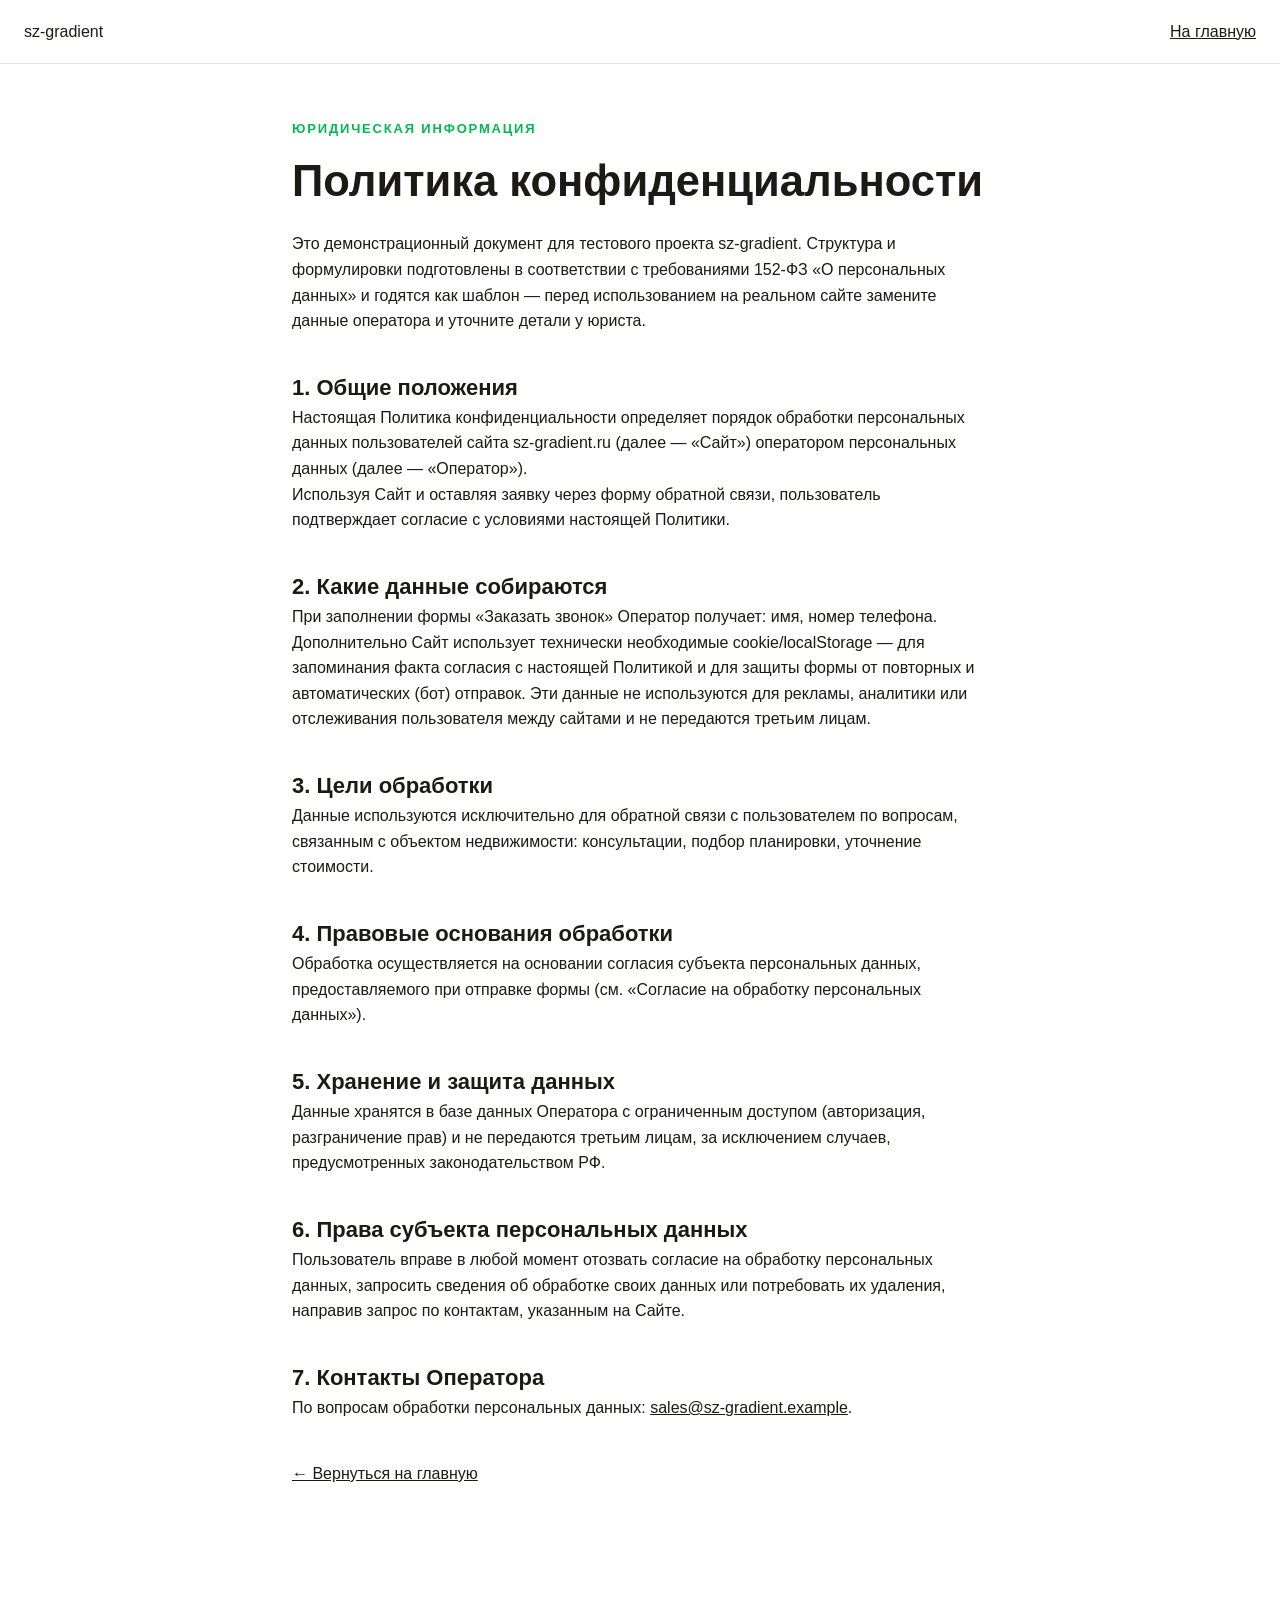
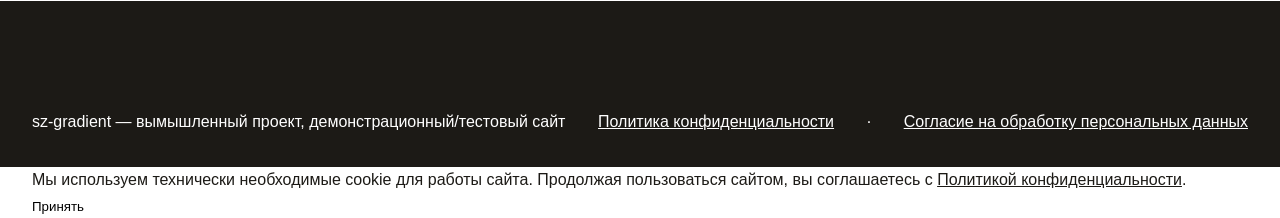
<file: sz-gradient/privacy-policy.html>
<!DOCTYPE html>
<html lang="ru">
<head>
<meta charset="UTF-8">
<meta name="viewport" content="width=device-width, initial-scale=1.0">
<title>Политика конфиденциальности — sz-gradient</title>
<link rel="stylesheet" href="style.css?v=3">
</head>
<body>

<header class="site-header scrolled" id="siteHeader">
  <div class="container header-inner" style="grid-template-columns: 1fr auto;">
    <a href="./" class="logo">sz-gradient</a>
    <nav style="justify-self:end;">
      <a href="./" class="text-link">На главную</a>
    </nav>
  </div>
</header>

<main>
  <section class="section">
    <div class="container" style="max-width:760px;">

      <p class="eyebrow">Юридическая информация</p>
      <h1 style="font-size:clamp(28px,3.4vw,44px); line-height:1.18; margin-bottom:24px;">Политика конфиденциальности</h1>

      <p style="color:var(--ink-muted); margin-bottom:28px;">
        Это демонстрационный документ для тестового проекта sz-gradient. Структура и формулировки
        подготовлены в соответствии с требованиями 152-ФЗ «О персональных данных» и годятся как шаблон —
        перед использованием на реальном сайте замените данные оператора и уточните детали у юриста.
      </p>

      <h2 style="font-size:22px; margin-top:36px;">1. Общие положения</h2>
      <p>Настоящая Политика конфиденциальности определяет порядок обработки персональных данных пользователей сайта sz-gradient.ru (далее — «Сайт») оператором персональных данных (далее — «Оператор»).</p>
      <p>Используя Сайт и оставляя заявку через форму обратной связи, пользователь подтверждает согласие с условиями настоящей Политики.</p>

      <h2 style="font-size:22px; margin-top:36px;">2. Какие данные собираются</h2>
      <p>При заполнении формы «Заказать звонок» Оператор получает: имя, номер телефона. Дополнительно Сайт использует технически необходимые cookie/localStorage — для запоминания факта согласия с настоящей Политикой и для защиты формы от повторных и автоматических (бот) отправок. Эти данные не используются для рекламы, аналитики или отслеживания пользователя между сайтами и не передаются третьим лицам.</p>

      <h2 style="font-size:22px; margin-top:36px;">3. Цели обработки</h2>
      <p>Данные используются исключительно для обратной связи с пользователем по вопросам, связанным с объектом недвижимости: консультации, подбор планировки, уточнение стоимости.</p>

      <h2 style="font-size:22px; margin-top:36px;">4. Правовые основания обработки</h2>
      <p>Обработка осуществляется на основании согласия субъекта персональных данных, предоставляемого при отправке формы (см. «Согласие на обработку персональных данных»).</p>

      <h2 style="font-size:22px; margin-top:36px;">5. Хранение и защита данных</h2>
      <p>Данные хранятся в базе данных Оператора с ограниченным доступом (авторизация, разграничение прав) и не передаются третьим лицам, за исключением случаев, предусмотренных законодательством РФ.</p>

      <h2 style="font-size:22px; margin-top:36px;">6. Права субъекта персональных данных</h2>
      <p>Пользователь вправе в любой момент отозвать согласие на обработку персональных данных, запросить сведения об обработке своих данных или потребовать их удаления, направив запрос по контактам, указанным на Сайте.</p>

      <h2 style="font-size:22px; margin-top:36px;">7. Контакты Оператора</h2>
      <p>По вопросам обработки персональных данных: <a class="text-link" href="mailto:sales@sz-gradient.example">sales@sz-gradient.example</a>.</p>

      <p style="margin-top:40px;"><a class="text-link" href="./">← Вернуться на главную</a></p>

    </div>
  </section>
</main>

<footer class="site-footer">
  <div class="container footer-inner">
    <p class="footer-legal">sz-gradient — вымышленный проект, демонстрационный/тестовый сайт<br><a href="privacy-policy.html">Политика конфиденциальности</a> · <a href="consent-pd.html">Согласие на обработку персональных данных</a></p>
  </div>
</footer>

<div class="cookie-banner" id="cookieBanner" hidden>
  <div class="container cookie-banner-inner">
    <p>Мы используем технически необходимые cookie для работы сайта. Продолжая пользоваться сайтом, вы соглашаетесь с <a href="privacy-policy.html" target="_blank" rel="noopener">Политикой конфиденциальности</a>.</p>
    <button class="btn-line" id="cookieAcceptBtn" type="button">Принять</button>
  </div>
</div>
<script src="cookie-consent.js"></script>
</body>
</html>
</file>
<file: sz-gradient/style.css>
/* =========================================================
   SZ GRADIENT — "Жемчужина Керчи" hero (v6)
   Rebuilt to match Figma frame "1920 new" (Page 2, node 1129:1121) —
   a single static photo, no background/building animation, only the
   headline fades/rises in. The headline is "Жемчужина Керчи" (the
   marketing name); "СЗ Градиент" is only the developer's small logo in the
   header — that's why the earlier giant "Градиент" wordmark experiments
   live in the header now, not the hero.
   ========================================================= */

:root {
  --bg: #FFFFFF;
  --ink: #1C1A16;
  --line: rgba(28,26,22,.12);
  --line-strong: rgba(28,26,22,.26);
  --green: #02B84F;
  --font-display: "Unbounded", -apple-system, "Helvetica Neue", Arial, sans-serif;
  --font-body: "Manrope", -apple-system, "Helvetica Neue", Arial, sans-serif;
  --ease: cubic-bezier(.16,.84,.44,1);
  --container: 1600px;
}

@media (prefers-reduced-motion: reduce) {
  *, *::before, *::after { animation-duration: .01ms !important; animation-iteration-count: 1 !important; transition-duration: .01ms !important; scroll-behavior: auto !important; }
}

* { box-sizing: border-box; margin: 0; padding: 0; }
html { scroll-behavior: smooth; }
body { font-family: var(--font-body); background: var(--bg); color: var(--ink); line-height: 1.6; overflow-x: hidden; font-size: 16px; }
img { max-width: 100%; display: block; }
a { color: inherit; }
button {
  font-family: inherit; appearance: none; -webkit-appearance: none;
  border: none; background: none; outline: none; box-shadow: none;
}

.container { max-width: var(--container); margin: 0 auto; padding: 0 32px; position: relative; }

/* ---------- Header ---------- */
.site-header {
  position: fixed; top: 0; left: 0; right: 0; z-index: 1000;
  height: 64px; display: flex; align-items: center;
  background: #fff; border-bottom: 1px solid var(--line);
}
.header-inner { width: 100%; max-width: 1872px; margin: 0 auto; padding: 0 24px; display: grid; grid-template-columns: 1fr auto 1fr; align-items: center; column-gap: 20px; }

.header-left { display: flex; align-items: center; gap: 14px; justify-self: start; }

.logo { display: flex; align-items: center; gap: 14px; text-decoration: none; }
.logo-icon { display: flex; flex-direction: column; gap: 4px; width: 20px; position: relative; top: 1px; }
.logo-icon span { display: block; height: 2px; background: #342B1F; border-radius: 1px; }
.logo-icon span:first-child { width: 20px; }
.logo-icon span:last-child { width: 16px; }
/* Enlarged per the latest Figma edit: fontSize 16 -> 20 (measured at the
   1920 reference), so clamp scales to match: 20/1920*100 = 1.04vw. */
.logo-text {
  font-family: var(--font-display); font-weight: 500; font-size: clamp(14px, 1.04vw, 20px);
  letter-spacing: .04em; text-transform: uppercase;
  background: linear-gradient(135deg, #292B30 0%, #494F5D 100%);
  -webkit-background-clip: text; background-clip: text; color: transparent;
  position: relative; top: 2px;
}

.main-menu { justify-self: center; display: flex; align-items: center; gap: 42px; }
.main-menu a { text-decoration: none; color: var(--ink); font-size: 15px; font-weight: 500; white-space: nowrap; transition: opacity .2s ease; }
.main-menu a:hover { opacity: .55; }

.header-actions { display: flex; align-items: center; gap: 20px; justify-self: end; }
/* Same padding/line-height/border-box on both so the green button and the
   phone pill are exactly the same size — the phone pill's 1.5px border was
   adding 3px of height the green button didn't have, so it gets an
   invisible border of the same weight to match. padding-top/bottom is
   split 3.5/4.5 instead of 4/4 (same total, so height is unchanged) to
   nudge the text down 0.5px from center. */
.btn-green {
  display: inline-flex; align-items: center; justify-content: center; white-space: nowrap;
  padding: 3.5px 16px 4.5px; border-radius: 999px; border: 1.5px solid transparent; cursor: pointer; line-height: 20px;
  background: var(--green); color: #fff; font-size: 15px; font-weight: 400; font-family: inherit;
  transition: background .25s ease;
}
.btn-green:hover { background: #029640; }
.phone-pill {
  display: inline-flex; align-items: center; padding: 4px 16px; border-radius: 999px;
  border: 1.5px solid var(--ink); color: var(--ink); font-size: 15px; font-weight: 400;
  text-decoration: none; white-space: nowrap; line-height: 20px;
}

@media (max-width: 1100px) {
  .main-menu { display: none; }
  .header-inner { grid-template-columns: 1fr auto; }
  .header-actions .phone-pill { display: none; }
}

/* ---------- Hero ----------
   Rebuilt from Figma frame "1920 new" (Page 2, node 1129:1121). Fully
   static — no zoom, no parallax, no image animation of any kind; only the
   headline block gets a soft fade+rise entrance, per spec. All measurements
   below are figma_execute-verified against that frame (reference width
   1920px).

   hero-photo.webp is "image 33", native 2198x1200, placed in the frame at
   left:-275px top:0 width:2198px height:1200px — i.e. shown at native
   scale, cropped only by a horizontal offset. As fractions of the frame's
   own width (1920) that's left:-14.32vw width:114.48vw, and height (also
   expressed via vw, not vh, so it can never desync from width and distort)
   is 1200/1920*100 = 62.5vw. .hero's own height is locked to that same
   62.5vw, so the photo exactly fills the section top-to-bottom with only
   its left/right edges cropped — and because .hero's height is itself
   derived from vw, any plain `%` used to position content inside it (the
   headline) stays proportionally correct at any viewport width without
   needing another vw hack. */
.hero { position: relative; width: 100%; height: 62.5vw; overflow: hidden; background: #bcdcef; }
.hero-photo {
  position: absolute; left: -14.32vw; top: 0; width: 114.48vw; height: 62.5vw;
  max-width: none; object-fit: cover;
}

.hero-headline-wrap {
  /* Frame9 (headline + caption group): x 58.23%, y 16.08% of the 1920x1200
     photo area, width 34.95%. itemSpacing 24px -> gap: 1.25vw. The group's
     Figma DROP_SHADOW (0/4/100, 24% black) becomes a soft drop-shadow
     filter for legibility over open sky. */
  position: absolute; left: 58.23%; top: 16.08%; width: 34.95%; z-index: 2;
  display: flex; flex-direction: column; gap: 1.25vw;
  filter: drop-shadow(0 .2vw 3.5vw rgba(0,0,0,.28));
  opacity: 0; transform: translateY(28px);
  animation: heroFadeIn 1.1s var(--ease) forwards; animation-delay: .2s;
}
@keyframes heroFadeIn { to { opacity: 1; transform: translateY(0); } }

.hero-headline {
  font-family: var(--font-display); font-weight: 500; text-transform: uppercase; letter-spacing: 0;
}
.hero-headline .line-1, .hero-headline .line-2 { display: block; line-height: .95; }
/* Both lines white, same size, per feedback (overrides the earlier Figma
   read where "Керчи" was bigger/off-white). */
.hero-headline .line-1, .hero-headline .line-2 { color: #fff; font-size: clamp(28px, 3.75vw, 72px); }

.hero-caption {
  font-family: var(--font-body); font-weight: 500; color: #fff;
  font-size: clamp(14px, 1.25vw, 24px); line-height: 1.1;
  position: relative; left: 3px;
}

/* ---------- Fixed CTA bar ----------
   "должны быть всегда в одном и том же месте даже при скролле" — a plain
   `position: fixed` bar living outside <main>, so it never scrolls with the
   hero. Bottom offset matches the left/right side margin exactly (same
   clamp(20px, 3.13vw, 60px) on all three sides), per feedback that the bar
   sat too close to the bottom relative to its side spacing. No entrance
   animation — it's meant to just always be there. */
.fixed-cta-bar {
  position: fixed; left: 0; right: 0; bottom: clamp(20px, 3.13vw, 60px); z-index: 500;
  display: flex; align-items: center; justify-content: space-between;
  padding: 0 clamp(20px, 3.13vw, 60px); pointer-events: none;
}
.fixed-cta-bar > * { pointer-events: auto; }
.hero-ctas { display: flex; gap: 20px; flex-wrap: wrap; transform: translate(-12px, 12px); }
/* Figma: both pills (Frame 3 = green, Frame 4 = glass) and the phone circle
   are the exact same height (54px/68px, padding 16px/32px) with a "GLASS"
   (frosted/blur) effect and NO stroke — any visible outline in the browser
   was native <button> chrome peeking through the semi-transparent glass
   fill, reset globally above (appearance:none etc.), not part of the
   design. */
.btn-pill-green, .btn-pill-glass, .phone-fab {
  display: inline-flex; align-items: center; justify-content: center; white-space: nowrap;
  border-radius: 999px; cursor: pointer; font-family: inherit; text-decoration: none;
  color: #fff; transition: background .25s ease;
  backdrop-filter: blur(20px); -webkit-backdrop-filter: blur(20px);
}
.btn-pill-green, .btn-pill-glass {
  padding: 16px 32px; font-weight: 700; font-size: clamp(13px, .94vw, 18px);
  letter-spacing: .02em; text-transform: uppercase;
}
.btn-pill-green { background: rgba(2,184,79,.6); }
.btn-pill-green:hover { background: rgba(2,184,79,.8); }
.btn-pill-glass { background: rgba(255,255,255,.12); }
.btn-pill-glass:hover { background: rgba(255,255,255,.2); }
/* Elongated oval, not a circle, with a solid-filled (not outline) handset
   icon, per the reference crop. */
.phone-fab { width: 86px; height: 64px; background: rgba(2,184,79,.6); text-decoration: none; transform: translate(12px, 12px); }
.phone-fab:hover { background: rgba(2,184,79,.8); }

@media (max-width: 900px) {
  .hero { height: auto; min-height: 100vh; }
  .hero-photo { position: absolute; left: 50%; top: 0; width: auto; height: 100%; transform: translateX(-50%); }
  .hero-headline-wrap { left: 24px; right: 24px; width: auto; top: auto; bottom: 140px; }
  .fixed-cta-bar { flex-direction: column; align-items: stretch; gap: 12px; bottom: 16px; }
  .fixed-cta-bar .hero-ctas { justify-content: center; }
  .fixed-cta-bar .phone-fab { display: none; }
}

/* =========================================================
   CONTENT SECTIONS — layout logic borrowed from twelve.ru (big editorial
   headline + short lede, alternating section backgrounds for rhythm,
   generous whitespace, pill CTAs), copy pulled verbatim from sz-gradient.ru.
   Extends the hero's visual language: Unbounded for headings, Manrope for
   body, the same green/ink palette and pill/glass button system.
   ========================================================= */

:root {
  --ink-soft: rgba(28,26,22,.68);
  --ink-faint: rgba(28,26,22,.5);
  --alt-bg: #F6F4EF;
  --section-pad: clamp(64px, 9vw, 140px);
}

section[id] { scroll-margin-top: 84px; }

.section { padding: var(--section-pad) 0; }
.section-alt { background: var(--alt-bg); }

.eyebrow {
  display: inline-block; font-family: var(--font-body); font-weight: 800;
  font-size: 13px; letter-spacing: .14em; text-transform: uppercase;
  color: var(--green); margin-bottom: 16px;
}
.section-head { max-width: 900px; margin-bottom: 56px; }
.section-title {
  font-family: var(--font-display); font-weight: 500; letter-spacing: 0;
  font-size: clamp(28px, 3.4vw, 48px); line-height: 1.14; color: var(--ink);
}
.section-lede { margin-top: 18px; font-size: clamp(15px, 1.1vw, 18px); color: var(--ink-soft); line-height: 1.6; max-width: 640px; }

/* ---------- О проекте ---------- */
.about-grid { display: grid; grid-template-columns: 1.15fr .85fr; gap: 64px; align-items: start; }
.about-text p { font-size: 16px; color: var(--ink-soft); line-height: 1.8; margin-bottom: 20px; max-width: 560px; }
.about-text p:last-child { margin-bottom: 0; }

.stat-grid { display: grid; grid-template-columns: repeat(2, 1fr); gap: 32px 24px; align-content: start; }
.stat-grid-3 { grid-template-columns: repeat(3, 1fr); margin: 32px 0 28px; }
.stat-item { border-top: 1px solid var(--line); padding-top: 16px; }
.stat-number { display: block; font-family: var(--font-display); font-weight: 600; font-size: clamp(26px, 2.3vw, 38px); color: var(--ink); }
.stat-number i { font-style: normal; font-size: .5em; font-weight: 500; margin-left: 2px; }
.stat-label { display: block; margin-top: 8px; font-size: 12.5px; letter-spacing: .04em; text-transform: uppercase; color: var(--ink-faint); line-height: 1.4; }

/* ---------- Локация ---------- */
.location-grid { display: grid; grid-template-columns: 1.15fr .85fr; gap: 64px; align-items: start; }
.location-text p { font-size: 16px; color: var(--ink-soft); line-height: 1.8; margin-bottom: 16px; max-width: 560px; }

.btn-pill-outline {
  display: inline-flex; align-items: center; gap: 10px; text-decoration: none;
  padding: 13px 24px; border-radius: 999px; border: 1.5px solid var(--ink);
  color: var(--ink); font-size: 15px; font-weight: 600; transition: background .2s ease, color .2s ease;
}
.btn-pill-outline:hover { background: var(--ink); color: #fff; }

.lead-form {
  background: #fff; border: 1px solid var(--line); border-radius: 24px;
  padding: 36px; box-shadow: 0 24px 60px -30px rgba(28,26,22,.25);
}
.lead-form-title { font-family: var(--font-display); font-weight: 500; font-size: 22px; margin-bottom: 8px; }
.lead-form-sub { font-size: 14px; color: var(--ink-soft); line-height: 1.55; margin-bottom: 24px; }
.lead-field { display: block; margin-bottom: 16px; }
.lead-field span { display: block; font-size: 12.5px; letter-spacing: .04em; text-transform: uppercase; color: var(--ink-faint); margin-bottom: 6px; }
.lead-field input {
  width: 100%; border: 1.5px solid var(--line-strong); border-radius: 12px;
  padding: 13px 16px; font-size: 15px; font-family: inherit; color: var(--ink);
  background: #fff; transition: border-color .2s ease;
}
.lead-field input:focus { outline: none; border-color: var(--green); }
.lead-consent { font-size: 12px; line-height: 1.5; color: var(--ink-faint); margin-bottom: 20px; }
.lead-consent a { color: var(--ink-soft); text-decoration: underline; }
.lead-submit { width: 100%; border: none; }
.lead-thanks { margin-top: 16px; font-size: 14px; font-weight: 600; color: var(--green); text-align: center; }

/* ---------- USP strip ---------- */
.usp-strip { background: var(--ink); }
.usp-grid { display: grid; grid-template-columns: repeat(3, 1fr); gap: 24px; padding: 28px 0; }
.usp-item { display: flex; align-items: center; gap: 14px; color: #fff; }
.usp-icon { flex: none; color: var(--green); }
.usp-item p { font-size: 15px; font-weight: 500; line-height: 1.35; }

/* ---------- Преимущества ---------- */
.advantages-grid { display: grid; grid-template-columns: repeat(3, 1fr); gap: 24px; }
.advantage-card {
  background: #fff; border: 1px solid var(--line); border-radius: 20px; padding: 32px;
  transition: box-shadow .25s ease, transform .25s ease;
}
.advantage-card:hover { box-shadow: 0 24px 50px -28px rgba(28,26,22,.3); transform: translateY(-4px); }
.advantage-icon { color: var(--green); margin-bottom: 20px; }
.advantage-card p { font-size: 15.5px; color: var(--ink-soft); line-height: 1.65; }
.advantage-card strong { color: var(--ink); font-weight: 700; }

/* ---------- Планировки / picker ---------- */
.picker-bar { display: flex; align-items: center; justify-content: space-between; gap: 24px; flex-wrap: wrap; margin-bottom: 24px; }
.picker-filters { display: flex; gap: 10px; flex-wrap: wrap; }
.picker-chip {
  padding: 10px 20px; border-radius: 999px; border: 1.5px solid var(--line-strong);
  background: #fff; color: var(--ink); font-size: 14px; font-weight: 600; cursor: pointer;
  transition: background .2s ease, color .2s ease, border-color .2s ease;
}
.picker-chip:hover { border-color: var(--ink); }
.picker-chip.is-active { background: var(--ink); border-color: var(--ink); color: #fff; }

.picker-sort { display: flex; align-items: center; gap: 10px; font-size: 13px; color: var(--ink-faint); }
.picker-sort select {
  font-family: inherit; font-size: 14px; color: var(--ink); font-weight: 600;
  border: 1.5px solid var(--line-strong); border-radius: 10px; padding: 9px 14px;
  background: #fff; cursor: pointer;
}

.picker-count { font-size: 13px; color: var(--ink-faint); margin-bottom: 20px; }

.picker-grid { display: grid; grid-template-columns: repeat(4, 1fr); gap: 20px; }
.picker-card {
  background: #fff; border: 1px solid var(--line); border-radius: 18px; padding: 24px;
  display: flex; flex-direction: column; gap: 14px; transition: box-shadow .25s ease, transform .25s ease;
}
.picker-card:hover { box-shadow: 0 20px 44px -26px rgba(28,26,22,.3); transform: translateY(-3px); }
.picker-card-badge {
  align-self: flex-start; font-size: 11.5px; font-weight: 800; letter-spacing: .06em; text-transform: uppercase;
  color: var(--green); background: rgba(2,184,79,.1); border-radius: 999px; padding: 5px 12px;
}
.picker-card-title { font-family: var(--font-display); font-weight: 500; font-size: 18px; color: var(--ink); line-height: 1.3; }
.picker-card-area { font-size: 13px; color: var(--ink-faint); }
.picker-card-price { font-family: var(--font-display); font-weight: 600; font-size: 20px; color: var(--ink); margin-top: auto; }
.picker-card-price span { display: block; font-family: var(--font-body); font-weight: 500; font-size: 11.5px; letter-spacing: .04em; text-transform: uppercase; color: var(--ink-faint); margin-bottom: 4px; }
.picker-card-cta {
  display: block; text-align: center; text-decoration: none; padding: 11px; border-radius: 999px;
  border: 1.5px solid var(--ink); color: var(--ink); font-size: 13.5px; font-weight: 700;
  transition: background .2s ease, color .2s ease;
}
.picker-card-cta:hover { background: var(--ink); color: #fff; }
.picker-empty { text-align: center; padding: 40px 0; color: var(--ink-faint); font-size: 15px; }

/* ---------- Callback teaser ---------- */
.callback-teaser { background: var(--ink); }
.callback-teaser-inner { display: flex; align-items: center; justify-content: space-between; gap: 32px; flex-wrap: wrap; }
.callback-teaser .section-title, .callback-teaser .section-lede { color: #fff; }
.callback-teaser .section-lede { color: rgba(255,255,255,.7); }

/* ---------- О городе ---------- */
.city-grid { display: grid; grid-template-columns: 1fr 1fr; gap: 48px; align-items: center; }
.city-text { font-size: 17px; color: var(--ink-soft); line-height: 1.85; max-width: 560px; }
.city-text strong { color: var(--ink); font-weight: 700; }
.city-deco { width: 100%; height: auto; color: var(--green); }

/* ---------- Footer ---------- */
.site-footer { background: var(--ink); color: #fff; padding: 80px 0 32px; }
.footer-grid { display: grid; grid-template-columns: 1.3fr 1fr 1fr 1fr; gap: 40px; padding-bottom: 56px; border-bottom: 1px solid rgba(255,255,255,.14); }
.footer-brand .logo-text { background: linear-gradient(135deg, #fff 0%, #cfd3da 100%); -webkit-background-clip: text; background-clip: text; }
.footer-brand .logo-icon span { background: #fff; }
.footer-note { margin-top: 16px; font-size: 14px; color: rgba(255,255,255,.6); line-height: 1.6; max-width: 260px; }
.footer-col-title { font-size: 12.5px; letter-spacing: .08em; text-transform: uppercase; color: rgba(255,255,255,.5); margin-bottom: 16px; }
.footer-nav, .footer-contacts { display: flex; flex-direction: column; gap: 10px; }
.footer-nav a, .footer-contacts a { color: #fff; text-decoration: none; font-size: 15px; opacity: .88; transition: opacity .2s ease; }
.footer-nav a:hover, .footer-contacts a:hover { opacity: 1; }
.footer-address, .footer-hours { font-size: 14px; color: rgba(255,255,255,.6); line-height: 1.5; margin-top: 4px; }
.footer-cta { display: flex; flex-direction: column; align-items: flex-start; gap: 14px; }
.footer-whatsapp { color: #fff; font-size: 14px; text-decoration: underline; opacity: .85; }
.footer-legal { display: flex; justify-content: space-between; gap: 24px; flex-wrap: wrap; padding-top: 28px; }
.footer-legal p { font-size: 12.5px; color: rgba(255,255,255,.45); max-width: 620px; line-height: 1.6; }
.footer-legal-links { display: flex; gap: 24px; flex-wrap: wrap; }
.footer-legal-links a { font-size: 12.5px; color: rgba(255,255,255,.6); text-decoration: underline; white-space: nowrap; }

/* ---------- Responsive ---------- */
@media (max-width: 1100px) {
  .about-grid, .location-grid { grid-template-columns: 1fr; gap: 40px; }
  .picker-grid { grid-template-columns: repeat(3, 1fr); }
  .advantages-grid { grid-template-columns: 1fr 1fr; }
  .footer-grid { grid-template-columns: 1fr 1fr; }
  .city-grid { grid-template-columns: 1fr; }
  .city-deco { max-width: 320px; }
}
@media (max-width: 720px) {
  :root { --section-pad: 56px; }
  .usp-grid { grid-template-columns: 1fr; padding: 20px 0; gap: 16px; }
  .stat-grid { grid-template-columns: repeat(2, 1fr); }
  .stat-grid-3 { grid-template-columns: 1fr; gap: 20px; }
  .picker-grid { grid-template-columns: 1fr 1fr; }
  .picker-bar { flex-direction: column; align-items: stretch; }
  .advantages-grid { grid-template-columns: 1fr; }
  .callback-teaser-inner { flex-direction: column; align-items: flex-start; }
  .footer-grid { grid-template-columns: 1fr; gap: 32px; }
  .footer-legal { flex-direction: column; }
  .lead-form { padding: 24px; }
}
@media (max-width: 480px) {
  .picker-grid { grid-template-columns: 1fr; }
}
</file>
<file: aphrodite-bay/style.css>
/* =========================================================
   ЖЕМЧУЖИНА КЕРЧИ — quiet editorial redesign (ref: sminex.com/lavrushinskiy)
   Full-bleed photography, tracked caps typography, near-monochrome palette.
   Pure HTML/CSS/JS, no frameworks.
   ========================================================= */

:root {
  --bg: #F7F4EE;
  --bg-deep: #EDE8DC;
  --ink: #1B1A17;
  --ink-muted: rgba(27,26,23,.6);
  --ink-faint: rgba(27,26,23,.4);
  --line: rgba(27,26,23,.14);
  --line-strong: rgba(27,26,23,.32);
  --accent: #7C6A4E;
  --paper: #FFFFFF;
  --font: "Golos Text", -apple-system, "Helvetica Neue", Arial, sans-serif;
  --ease: cubic-bezier(.16,.84,.44,1);
  --container: 1240px;
}

@media (prefers-reduced-motion: reduce) {
  *, *::before, *::after { animation-duration: .01ms !important; animation-iteration-count: 1 !important; transition-duration: .01ms !important; scroll-behavior: auto !important; }
}

* { box-sizing: border-box; margin: 0; padding: 0; }
html { scroll-behavior: smooth; }

body {
  font-family: var(--font);
  background: var(--bg);
  color: var(--ink);
  line-height: 1.65;
  overflow-x: hidden;
  font-size: 16px;
}

img { max-width: 100%; display: block; }
a { color: inherit; }
button { font-family: inherit; }

.container { max-width: var(--container); margin: 0 auto; padding: 0 32px; position: relative; }

h1, h2, h3, h4 { font-weight: 600; letter-spacing: -.01em; }

.eyebrow {
  display: block; font-size: 12px; font-weight: 600; letter-spacing: .18em; text-transform: uppercase;
  color: var(--accent); margin-bottom: 18px;
}
.eyebrow-light { color: rgba(255,255,255,.82); }

h2 { font-size: clamp(28px, 3.4vw, 44px); line-height: 1.18; margin-bottom: 20px; }
h2.light { color: #fff; }

.lede { font-size: 18px; color: var(--ink); margin-bottom: 16px; }
.section p { color: var(--ink-muted); margin-bottom: 14px; max-width: 620px; }

/* ---------- Buttons / links ---------- */
.btn-line {
  display: inline-flex; align-items: center; justify-content: center;
  padding: 16px 30px; border: 1.5px solid var(--ink); border-radius: 999px;
  background: transparent; color: var(--ink);
  font-size: 12.5px; font-weight: 600; letter-spacing: .12em; text-transform: uppercase;
  cursor: pointer; text-decoration: none; white-space: nowrap;
  transition: background .3s var(--ease), color .3s var(--ease);
}
.btn-line:hover { background: var(--ink); color: var(--bg); }
.btn-line-light { border-color: rgba(255,255,255,.7); color: #fff; }
.btn-line-light:hover { background: #fff; color: var(--ink); }

.text-link {
  display: inline-block; font-size: 13px; font-weight: 600; letter-spacing: .1em; text-transform: uppercase;
  color: var(--ink); text-decoration: none; border-bottom: 1.5px solid var(--line-strong);
  padding-bottom: 4px; background: none; border-top: none; border-left: none; border-right: none; cursor: pointer;
  transition: border-color .25s ease, color .25s ease;
}
.text-link:hover { border-color: var(--accent); color: var(--accent); }
.text-link-light { color: #fff; border-color: rgba(255,255,255,.5); }
.text-link-light:hover { color: rgba(255,255,255,.85); border-color: #fff; }

/* ---------- Header ---------- */
.site-header {
  position: fixed; top: 0; left: 0; right: 0; z-index: 1000;
  padding: 26px 0; transition: background .35s ease, padding .35s ease, border-color .35s ease, backdrop-filter .35s ease;
  border-bottom: 1px solid rgba(255,255,255,.2);
  backdrop-filter: blur(2.5px); -webkit-backdrop-filter: blur(2.5px);
}
.site-header.scrolled {
  background: rgba(247,244,238,.92); backdrop-filter: blur(10px);
  padding: 16px 0; border-bottom-color: var(--line);
}
/* Lavrushinskiy centers its logo dead-center regardless of how wide the left/right
   header groups are — a 3-column grid (not flex space-between) is what actually
   guarantees that, since the middle column is sized independently of its neighbors. */
.header-inner { display: grid; grid-template-columns: 1fr auto 1fr; align-items: center; column-gap: 20px; }

.header-left { display: flex; align-items: center; justify-self: start; }

.logo { justify-self: center; font-size: 15px; font-weight: 700; letter-spacing: .16em; text-transform: uppercase; text-decoration: none; color: #fff; transition: color .35s ease; }
.site-header.scrolled .logo { color: var(--ink); }

/* Real navigation lives behind the burger (see .main-nav below) — the visible
   bar itself only ever shows burger / logo / CTA+phone, same as the reference. */
.header-actions { display: flex; align-items: center; gap: 22px; justify-self: end; }
.header-actions .phone { text-decoration: none; color: rgba(255,255,255,.9); font-size: 13.5px; font-weight: 600; transition: color .35s ease; }
.site-header.scrolled .header-actions .phone { color: var(--ink); }
/* Header CTA reads as a normal sentence-case button (regular weight, no tracking) —
   the small-caps/bold treatment on .btn-line elsewhere is a different, more
   "editorial label" style; Lavrushinskiy's header pill is plain and quiet. */
.site-header .btn-line {
  border-color: rgba(255,255,255,.7); color: #fff; padding: 14px 26px;
  text-transform: none; letter-spacing: normal; font-weight: 400; font-size: 15px;
}
.site-header.scrolled .btn-line { border-color: var(--ink); color: var(--ink); }
.site-header.scrolled .btn-line:hover { background: var(--ink); color: var(--bg); }
.site-header .btn-line:hover { background: #fff; color: var(--ink); }

.burger { display: flex; flex-direction: column; justify-content: center; gap: 5px; width: 34px; height: 34px; background: none; border: none; cursor: pointer; position: relative; z-index: 1501; }
.burger span { display: block; width: 22px; height: 1.5px; background: #fff; transition: transform .3s var(--ease), opacity .2s ease, background .3s ease; }
.site-header.scrolled .burger span { background: var(--ink); }
/* Burger morphs into an X when the full-screen nav is open — the middle bar
   fades out, top/bottom bars rotate and meet in the center. */
.burger.open span:nth-child(1) { transform: translateY(6.5px) rotate(45deg); }
.burger.open span:nth-child(2) { opacity: 0; }
.burger.open span:nth-child(3) { transform: translateY(-6.5px) rotate(-45deg); }
.burger.open span { background: #fff !important; }

/* Full-screen nav overlay (ref: Lavrushinskiy's menu) — dark panel with a
   large link column on the left and a full-height photo bleeding on the
   right; sits just under the header so the header's logo/CTA/phone stay
   visible and usable while the menu is open. */
.main-nav {
  display: none; position: fixed; inset: 0; z-index: 999;
  background: var(--ink);
}
.main-nav.open { display: flex; }
.main-nav-links {
  flex: 1 1 50%; display: flex; flex-direction: column; justify-content: center;
  gap: 20px; padding: 110px 70px 60px;
}
.main-nav-links a {
  color: #fff; text-decoration: none; font-size: clamp(24px, 3vw, 36px); font-weight: 600;
  letter-spacing: -.01em; text-transform: uppercase; transition: color .25s ease;
}
.main-nav-links a:hover { color: var(--accent); }
.main-nav-photo { flex: 1 1 50%; position: relative; overflow: hidden; }
.main-nav-photo img { width: 100%; height: 100%; object-fit: cover; }

/* ---------- Hero ---------- */
/* Lavrushinskiy anchors its hero copy to the lower-left third of the frame
   (left-aligned, sitting ~70% down the viewport) rather than dead center —
   align-items:flex-end + bottom padding on .hero-content reproduces that. */
.hero { position: relative; min-height: 100vh; display: flex; align-items: flex-end; overflow: hidden; }
.hero-bg { position: absolute; inset: 0; width: 100%; height: 100%; object-fit: cover; }
.hero-scrim {
  position: absolute; inset: 0;
  background: linear-gradient(180deg, rgba(10,10,8,.35) 0%, rgba(10,10,8,.25) 40%, rgba(10,10,8,.75) 100%);
}
/* Their headline column is well short of full container width (~55% of the
   viewport) so a short phrase wraps into two deliberate lines instead of
   stretching edge-to-edge — max-width here reproduces that same wrap point. */
/* .hero-content inherits .container's margin:0 auto, but since its own
   max-width (760px) is narrower than the header's .container (1240px),
   auto-centering would put its left edge ~240px right of the header's —
   text ends up starting well right of the burger icon. Pin the left edge
   to the same box-left as the 1240px container instead of centering, so
   the headline lines up with the burger at every viewport width. */
.hero-content { position: relative; z-index: 1; padding-bottom: 9vh; max-width: 760px; margin-left: max(0px, calc((100vw - 1240px) / 2)); margin-right: auto; }
.hero-content .tag {
  display: inline-block; padding: 8px 16px; border: 1px solid rgba(255,255,255,.5);
  font-size: 11.5px; font-weight: 600; letter-spacing: .16em; text-transform: uppercase;
  color: #fff; margin-bottom: 26px; border-radius: 2px;
}
/* Two explicit lines, each forced to stay on one line (`white-space:
   nowrap`) instead of relying on the column's max-width to wrap it —
   at large viewport widths + this font size, each half of the phrase is
   wider than the 760px column, so it was wrapping into 4 lines instead of
   the intended 2. The h1 itself isn't width-constrained (only its parent
   .hero-content is, and max-width doesn't clip children), so it's free to
   extend past that column into the empty sky/photo area. */
.hero-content h1 {
  font-size: clamp(36px, 5.2vw, 76px); font-weight: 500; line-height: 1.08; letter-spacing: -.02em;
  text-transform: uppercase; color: #fff; margin-bottom: 26px;
}
.hero-content h1 .line { display: block; white-space: nowrap; }
.hero-content p { font-size: 18px; color: rgba(255,255,255,.85); max-width: 480px; margin-bottom: 38px; }
.hero-actions { display: flex; align-items: center; gap: 30px; flex-wrap: wrap; }

.hero-anim { opacity: 0; transform: translateY(20px); animation: heroIn 1s var(--ease) forwards; animation-delay: var(--d, 0s); }
@keyframes heroIn { to { opacity: 1; transform: translateY(0); } }

.scroll-cue {
  position: absolute; bottom: 40px; left: 50%; transform: translateX(-50%); z-index: 1;
  display: flex; flex-direction: column; align-items: center; gap: 10px; text-decoration: none;
  color: rgba(255,255,255,.75); font-size: 11px; font-weight: 600; letter-spacing: .2em; text-transform: uppercase;
}
.scroll-cue i { width: 1px; height: 34px; background: rgba(255,255,255,.5); position: relative; overflow: hidden; }
.scroll-cue i::after {
  content: ""; position: absolute; top: -100%; left: 0; width: 100%; height: 100%; background: #fff;
  animation: scrollLine 2.2s ease-in-out infinite;
}
@keyframes scrollLine { 0% { top: -100%; } 60% { top: 100%; } 100% { top: 100%; } }

/* ---------- Sections ---------- */
/* 120px felt generous in isolation, but two plain .section blocks in a row
   (no full-bleed photo between them) stacked their top+bottom padding into a
   ~240px dead zone — the "лишний отступ между блоками" bug. 96px keeps the
   editorial breathing room without that pile-up. */
.section { padding: 96px 0; position: relative; }
.section-alt { background: var(--bg-deep); }
.section-head { max-width: 720px; margin-bottom: 56px; }

.full-photo { width: 100%; aspect-ratio: 16/8; overflow: hidden; margin-bottom: 0; }
.full-photo img { width: 100%; height: 100%; object-fit: cover; }
/* A full-bleed photo that opens a .section shouldn't sit 96px below the
   section's own top edge — that leaves a band of background color above it
   and defeats the "edge-to-edge" point of the photo. Cancel the section's
   padding on that side only. */
.section > .full-photo:first-child { margin-top: -96px; }

.narrative { max-width: 720px; padding-top: 72px; padding-bottom: 72px; }
.narrative-split { display: grid; grid-template-columns: 1fr 1fr; gap: 80px; align-items: start; }

/* ---------- Quiet stat rows ---------- */
.stat-row { display: flex; flex-wrap: wrap; gap: 0; border-top: 1px solid var(--line); padding-top: 44px; }
.stat { flex: 1 1 200px; padding: 0 24px 0 0; border-right: 1px solid var(--line); min-width: 0; }
.stat:last-child { border-right: none; padding-right: 0; }
/* Was clamp(30px, 3.4vw, 46px) — at common laptop widths (~1024-1280px) the
   longer values ("8 385,3 м²") were wide enough to wrap onto a second line
   inside a ~200px column, which reads as small/cramped rather than as the
   bold display numbers they're meant to be. A gentler vw scale + smaller max
   fits one line at those widths without shrinking the number itself. */
.stat strong { display: block; font-size: clamp(28px, 2.6vw, 40px); font-weight: 700; letter-spacing: -.01em; margin-bottom: 8px; white-space: nowrap; }
/* The "м²" suffix is plain text living inside the same bold .stat strong, so
   it was inheriting the full 28-40px display size — right next to the
   animated number it made the actual figure (thinner numeral glyphs) read as
   the smaller of the two, when it should clearly dominate. Sizing the unit
   down and lightening its weight fixes the hierarchy. */
.stat strong small { font-size: 45%; font-weight: 600; margin-left: 3px; color: var(--ink-muted); }
.stat span { font-size: 12px; color: var(--ink-muted); text-transform: uppercase; letter-spacing: .08em; }

.mini-stat-row { display: flex; gap: 44px; margin-top: 34px; flex-wrap: wrap; }
.mini-stat-row div { display: flex; flex-direction: column; gap: 4px; }
.mini-stat-row strong { font-size: 26px; font-weight: 700; }
.mini-stat-row span { font-size: 12px; color: var(--ink-muted); text-transform: uppercase; letter-spacing: .06em; }

/* ---------- Full-bleed photo section (banner style) ---------- */
.section-photo { padding: 0; min-height: 62vh; display: flex; align-items: center; overflow: hidden; }
.section-photo-bg { position: absolute; inset: 0; width: 100%; height: 100%; object-fit: cover; }
.section-photo-scrim { position: absolute; inset: 0; background: linear-gradient(180deg, rgba(10,10,8,.15), rgba(10,10,8,.55)); }
.section-photo-scrim-strong { background: linear-gradient(180deg, rgba(10,10,8,.35), rgba(10,10,8,.7)); }
.section-photo-content { position: relative; z-index: 1; max-width: 640px; }
.section-photo-content .btn-line { margin-top: 10px; }

/* ---------- Map ---------- */
.map-frame { position: relative; border: 1px solid var(--line); }
.map-frame iframe { display: block; filter: grayscale(.25) contrast(1.02); }
.map-tag {
  position: absolute; bottom: 16px; left: 16px; background: var(--paper); border: 1px solid var(--line);
  padding: 10px 16px; font-size: 12px; font-weight: 600; letter-spacing: .06em; text-transform: uppercase;
  text-decoration: none; color: var(--ink);
}

/* ---------- Slider (advantages) ---------- */
.slider { display: flex; overflow-x: auto; scroll-snap-type: x mandatory; scrollbar-width: none; }
.slider::-webkit-scrollbar { display: none; }
.slide { flex: 0 0 100%; scroll-snap-align: start; }
.slide-photo { width: 100%; aspect-ratio: 16/8; overflow: hidden; }
.slide-photo img { width: 100%; height: 100%; object-fit: cover; }
.slide-caption { display: flex; align-items: baseline; gap: 22px; padding-top: 32px; padding-bottom: 8px; }
.slide-num { font-size: 14px; font-weight: 700; color: var(--accent); letter-spacing: .06em; flex-shrink: 0; }
.slide-caption p { font-size: 17px; color: var(--ink); max-width: 640px; }
.slide-caption p strong { color: var(--ink); }

.slider-nav { display: flex; gap: 10px; margin-top: 28px; }
.slider-nav-right { justify-content: flex-end; }
.round-btn {
  width: 44px; height: 44px; border-radius: 50%; border: 1px solid var(--line-strong);
  background: transparent; color: var(--ink); font-size: 20px; cursor: pointer;
  transition: background .25s ease, color .25s ease;
}
.round-btn:hover { background: var(--ink); color: var(--bg); }
.round-btn-active { background: var(--ink); color: var(--bg); }

/* ---------- Tower picker (interactive apartment selector) ---------- */
.tower-toolbar { display: flex; gap: 2px; margin-bottom: 24px; }
.segmented-btn {
  background: none; border: 1px solid var(--line-strong); color: var(--ink-muted);
  padding: 12px 22px; font-size: 12px; font-weight: 600; letter-spacing: .08em; text-transform: uppercase;
  cursor: pointer; transition: background .25s ease, color .25s ease;
}
.segmented-btn-active, .segmented-btn:hover { background: var(--ink); color: var(--bg); border-color: var(--ink); }

.tower-stage { position: relative; overflow: hidden; border: 1px solid var(--line); background: var(--bg-deep); }
.tower-photo { width: 100%; max-height: 640px; object-fit: cover; display: block; }

.tower-marker {
  position: absolute; left: var(--x); top: var(--y); transform: translate(-50%, -50%);
  width: 40px; height: 46px; border: none; cursor: pointer; padding: 0;
  background: var(--accent); color: #fff; font-size: 13px; font-weight: 700;
  clip-path: polygon(30% 0, 100% 0, 70% 100%, 0 100%);
  display: flex; align-items: center; justify-content: center;
  transition: background .25s ease, transform .25s ease;
  animation: markerPulse 2.6s ease-in-out infinite;
}
.tower-marker:hover, .tower-marker.active { background: var(--ink); transform: translate(-50%, -50%) scale(1.08); }
@keyframes markerPulse { 0%, 100% { box-shadow: 0 0 0 0 rgba(124,106,78,.35); } 50% { box-shadow: 0 0 0 8px rgba(124,106,78,0); } }

.tower-popover {
  position: absolute; background: rgba(20,19,16,.92); backdrop-filter: blur(10px); color: #fff;
  padding: 22px 26px; min-width: 240px; z-index: 5;
}
.tower-popover-title { font-size: 20px; font-weight: 600; margin-bottom: 14px; }
.tower-popover-link {
  display: flex; align-items: center; justify-content: space-between; gap: 10px; width: 100%;
  background: none; border: none; color: #fff; font-size: 14px; font-weight: 600; cursor: pointer; padding: 0 0 14px;
}
.tower-popover-divider { height: 1px; background: rgba(255,255,255,.2); margin-bottom: 14px; }
.tower-popover-price { font-size: 15px; font-weight: 600; }
.tower-popover-price span { color: var(--accent); }

.tower-hint { font-size: 12px; color: var(--ink-faint); margin-top: 14px; }

/* ---------- Plans filter / lot modal ---------- */
.plans-modal-overlay {
  position: fixed; inset: 0; z-index: 2100; display: flex; align-items: center; justify-content: center;
  background: rgba(20,19,16,.6); opacity: 0; pointer-events: none; transition: opacity .3s ease; padding: 30px;
}
.plans-modal-overlay.open { opacity: 1; pointer-events: auto; }
.plans-modal {
  position: relative; width: 100%; max-width: 980px; max-height: 88vh; overflow-y: auto;
  background: var(--paper); border: 1px solid var(--line); padding: 46px 50px;
}
.plans-modal h3 { font-size: 26px; margin-bottom: 30px; }

.plans-filters { display: grid; grid-template-columns: repeat(4, 1fr); gap: 26px; margin-bottom: 26px; }
.filter-label { display: block; font-size: 11px; font-weight: 600; letter-spacing: .1em; text-transform: uppercase; color: var(--ink-muted); margin-bottom: 10px; }
.chip-row { display: flex; gap: 8px; flex-wrap: wrap; }
.chip {
  background: none; border: 1px solid var(--line-strong); color: var(--ink-muted);
  padding: 9px 14px; font-size: 12.5px; font-weight: 600; cursor: pointer;
  transition: background .2s ease, color .2s ease, border-color .2s ease;
}
.chip.active, .chip:hover { background: var(--ink); color: var(--bg); border-color: var(--ink); }
.range-row { display: flex; gap: 8px; }
.range-row input {
  width: 100%; padding: 10px 12px; border: 1px solid var(--line-strong); background: var(--bg);
  font-size: 13px; font-family: inherit; color: var(--ink);
}
.range-row input:focus { outline: none; border-color: var(--ink); }

.plans-toolbar { display: flex; align-items: center; justify-content: space-between; gap: 20px; padding: 20px 0; border-top: 1px solid var(--line); border-bottom: 1px solid var(--line); margin-bottom: 20px; flex-wrap: wrap; }
.plans-toolbar select {
  border: 1px solid var(--line-strong); background: var(--bg); color: var(--ink); font-family: inherit;
  font-size: 12.5px; font-weight: 600; padding: 9px 12px;
}
.plans-count { font-size: 12.5px; color: var(--ink-muted); margin-bottom: 18px; }

.plans-grid { display: grid; grid-template-columns: repeat(3, 1fr); gap: 24px; }
.plan-card-item { border: 1px solid var(--line); padding: 18px; cursor: pointer; transition: border-color .25s ease, transform .25s ease; background: var(--bg); }
.plan-card-item:hover { border-color: var(--line-strong); transform: translateY(-3px); }
.plan-card-item img { width: 100%; height: 150px; object-fit: contain; background: var(--paper); margin-bottom: 14px; }
.plan-card-item .pc-meta { font-size: 11.5px; color: var(--ink-faint); text-transform: uppercase; letter-spacing: .05em; margin-bottom: 6px; }
.plan-card-item .pc-title { font-size: 14.5px; font-weight: 600; margin-bottom: 8px; }
.plan-card-item .pc-price { font-size: 15px; font-weight: 700; color: var(--accent); }
.plans-empty { padding: 60px 0; text-align: center; color: var(--ink-muted); grid-column: 1/-1; }

/* Lot detail view (within the same modal) */
.lot-body { display: grid; grid-template-columns: 1fr 1fr; gap: 50px; align-items: center; margin-top: 26px; }
.lot-image { background: var(--bg); border: 1px solid var(--line); padding: 20px; width: 100%; }
.lot-info h3 { font-size: 26px; margin-bottom: 24px; }
.lot-stat-row { display: flex; gap: 30px; border-top: 1px solid var(--line); border-bottom: 1px solid var(--line); padding: 22px 0; margin-bottom: 24px; flex-wrap: wrap; }
.lot-stat-row div { display: flex; flex-direction: column; gap: 4px; }
.lot-stat-row strong { font-size: 18px; font-weight: 700; }
.lot-stat-row span { font-size: 11.5px; color: var(--ink-muted); text-transform: uppercase; letter-spacing: .05em; }
.lot-price { font-size: 28px; font-weight: 700; margin-bottom: 4px; }
.lot-price-per-m2 { font-size: 13px; color: var(--ink-muted); margin-bottom: 26px; }

/* ---------- Gallery strip ---------- */
.kerch-text { color: var(--ink-muted); max-width: 780px; margin-bottom: 40px; font-size: 17px; }
.gallery-strip { display: flex; gap: 4px; overflow-x: auto; scrollbar-width: none; }
.gallery-strip::-webkit-scrollbar { display: none; }
.gallery-item { flex: 0 0 32%; aspect-ratio: 4/3; }
.gallery-item img { width: 100%; height: 100%; object-fit: cover; }

/* ---------- Contacts ---------- */
.contact-lines { margin: 22px 0; }
.contact-lines p { margin-bottom: 8px; }
.contact-lines a { text-decoration: none; font-weight: 600; font-size: 17px; }
.contact-lines .muted a { color: var(--ink-muted); font-weight: 500; font-size: 15px; }
.contact-meta { margin-top: 30px; padding-top: 24px; border-top: 1px solid var(--line); }
.contact-meta p { font-size: 14px; color: var(--ink-muted); margin-bottom: 6px; max-width: none; }

/* ---------- Footer ---------- */
.site-footer { border-top: 1px solid var(--line); padding: 46px 0; }
.footer-inner { text-align: center; color: var(--ink-faint); font-size: 12px; line-height: 1.9; }
.footer-mid { color: var(--ink-muted); }
.footer-inner a { color: var(--ink-muted); text-decoration: underline; }
.photo-credit { margin-top: 6px; opacity: .7; }

/* ---------- To-top ---------- */
.to-top {
  position: fixed; bottom: 28px; right: 28px; width: 46px; height: 46px; border-radius: 50%;
  background: var(--ink); color: var(--bg); border: none; cursor: pointer; font-size: 16px;
  opacity: 0; pointer-events: none; transform: translateY(10px);
  transition: opacity .3s ease, transform .3s ease; z-index: 900;
}
.to-top.visible { opacity: 1; pointer-events: auto; transform: translateY(0); }

/* ---------- Modal ---------- */
.modal-overlay {
  position: fixed; inset: 0; z-index: 2000; display: flex; align-items: center; justify-content: center;
  background: rgba(20,19,16,.55); opacity: 0; pointer-events: none; transition: opacity .3s ease;
}
.modal-overlay.open { opacity: 1; pointer-events: auto; }
.modal {
  position: relative; width: 100%; max-width: 420px; margin: 20px;
  background: var(--paper); border: 1px solid var(--line);
  padding: 44px 36px; transform: translateY(14px); transition: transform .3s var(--ease);
}
.modal-overlay.open .modal { transform: translateY(0); }
.modal h3 { font-size: 24px; margin-bottom: 24px; }
.modal form { display: flex; flex-direction: column; gap: 14px; }
.modal input[type="text"], .modal input[type="tel"] {
  padding: 15px 16px; border: 1px solid var(--line-strong); border-radius: 2px;
  background: var(--bg); color: var(--ink); font-size: 14.5px; font-family: inherit;
}
.modal input::placeholder { color: var(--ink-faint); }
.modal input:focus { outline: none; border-color: var(--ink); }
.modal-close {
  position: absolute; top: 20px; right: 20px; width: 30px; height: 30px;
  border: none; background: none; color: var(--ink); font-size: 22px; cursor: pointer;
}
.consent { font-size: 11px; color: var(--ink-faint); line-height: 1.5; max-width: none; }
.consent a { color: var(--ink-muted); }

.hp-field { position: absolute; left: -9999px; top: -9999px; opacity: 0; height: 0; overflow: hidden; }

/* ---------- Cookie consent banner ---------- */
.cookie-banner {
  position: fixed; left: 0; right: 0; bottom: 0; z-index: 1900;
  background: rgba(20,19,16,.94); backdrop-filter: blur(10px);
  transform: translateY(100%); transition: transform .4s var(--ease);
}
.cookie-banner.is-visible { transform: translateY(0); }
.cookie-banner-inner {
  display: flex; align-items: center; justify-content: space-between; gap: 30px;
  padding: 20px 32px; flex-wrap: wrap;
}
.cookie-banner-inner p { color: rgba(255,255,255,.8); font-size: 13px; max-width: 720px; margin: 0; }
.cookie-banner-inner a { color: #fff; text-decoration: underline; }
.cookie-banner-inner .btn-line { border-color: rgba(255,255,255,.7); color: #fff; padding: 12px 26px; flex-shrink: 0; }
.cookie-banner-inner .btn-line:hover { background: #fff; color: var(--ink); }

@media (max-width: 640px) {
  .cookie-banner-inner { padding: 18px 20px; }
  .cookie-banner-inner .btn-line { width: 100%; }
}

/* ---------- Scroll reveal ---------- */
.reveal { opacity: 0; transform: translateY(26px); transition: opacity .8s var(--ease), transform .8s var(--ease); }
.reveal.is-visible { opacity: 1; transform: translateY(0); }

/* ---------- Responsive ---------- */
@media (max-width: 960px) {
  .narrative-split { grid-template-columns: 1fr; gap: 40px; }
  .stat-row { flex-direction: column; border-top: none; padding-top: 0; }
  .stat { border-right: none; border-top: 1px solid var(--line); padding: 28px 0 0; margin-bottom: 20px; }
  .main-nav-photo { display: none; }
  .main-nav-links { padding: 100px 32px 40px; flex: 1 1 100%; }
  .plans-filters { grid-template-columns: repeat(2, 1fr); }
  .lot-body { grid-template-columns: 1fr; }
  .plans-grid { grid-template-columns: repeat(2, 1fr); }
  .header-actions .phone { display: none; }
}

@media (max-width: 640px) {
  .section { padding: 64px 0; }
  .section > .full-photo:first-child { margin-top: -64px; }
  .narrative { padding-top: 56px; padding-bottom: 56px; }
  .gallery-item { flex-basis: 80%; }
  .plans-modal { padding: 32px 20px; }
  .plans-filters { grid-template-columns: 1fr 1fr; }
  .plans-grid { grid-template-columns: 1fr; }
  .tower-marker { width: 34px; height: 40px; font-size: 11px; }
  .tower-popover { min-width: 200px; padding: 18px 20px; }
  /* At phone widths the font-size clamp bottoms out at 36px but the phrase
     is still too wide to fit `nowrap` without horizontal overflow — let it
     wrap naturally there instead. */
  .hero-content h1 .line { white-space: normal; }
}
</file>
